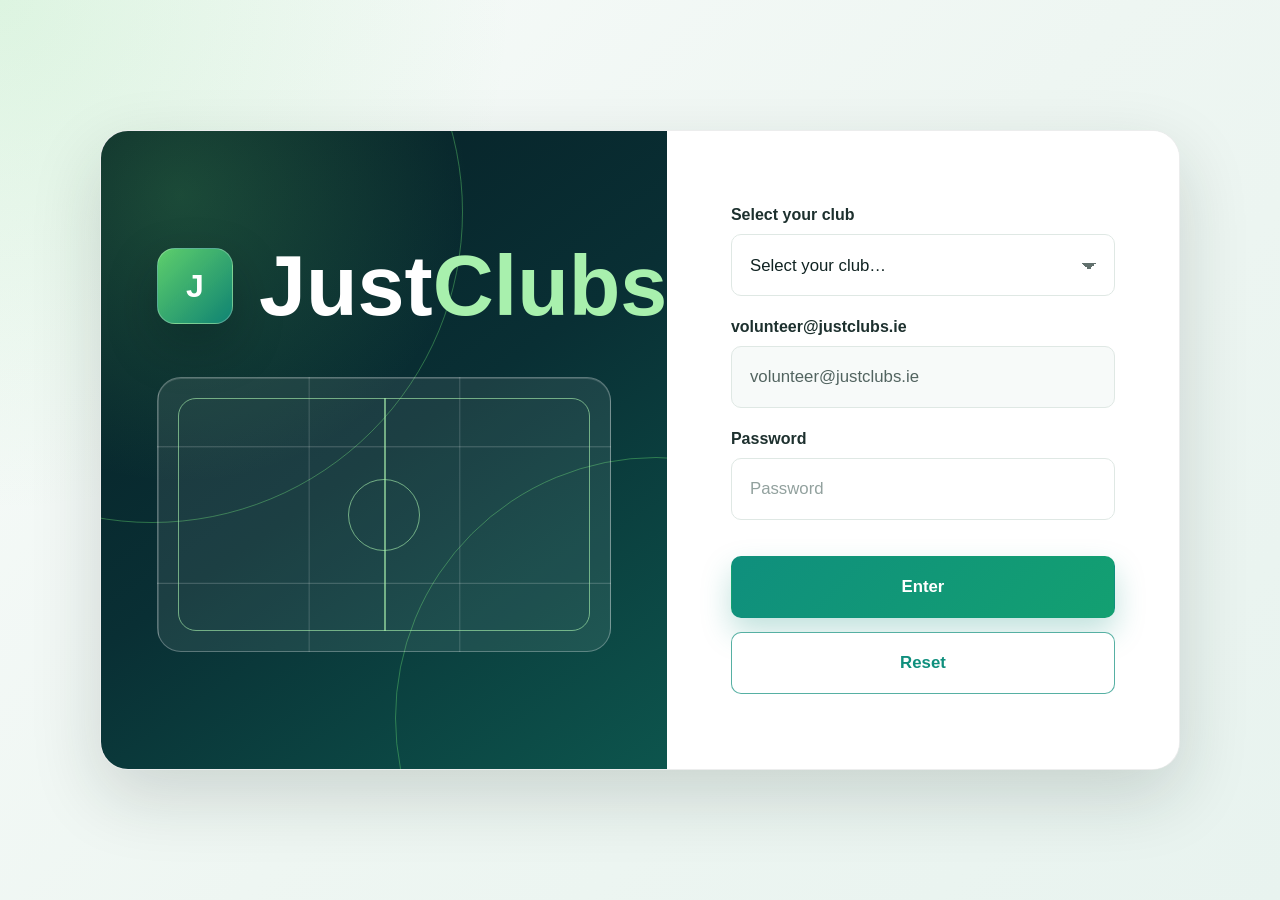
<file: index.html>
<!DOCTYPE html>
<html lang="en">
<head>
  <meta charset="UTF-8">
  <meta name="viewport" content="width=device-width, initial-scale=1.0">
  <title>JustClubs Court</title>

  <link rel="stylesheet" href="styles.css">
  <script src="index.js" defer></script>
</head>
<body class="front-screen">
  <main class="welcome-shell" aria-labelledby="page-title">
    <section class="brand-panel" aria-label="JustClubs overview">
      <div class="brand-lockup">
        <div class="brand-mark" aria-hidden="true"><span>J</span></div>
        <h1 id="page-title" class="logo-gradient">Just<span class="clubs-gradient">Clubs</span></h1>
      </div>

      <div class="court-graphic" aria-hidden="true">
        <span class="court-line line-one"></span>
        <span class="court-line line-two"></span>
        <span class="court-line line-three"></span>
      </div>
    </section>

    <section class="login-panel" aria-label="Club sign in">
      <form id="clubForm" class="profile-form">
        <label class="field-group" for="clubSelect">
          <span>Select your club</span>
          <select id="clubSelect" class="profile-input" required>
            <option value="" disabled selected>Loading club list...</option>
          </select>
        </label>

        <label class="field-group" for="username">
          <span>volunteer@justclubs.ie</span>
          <input
            type="email"
            id="username"
            value="volunteer@justclubs.ie"
            readonly
            class="profile-input"
            autocomplete="username"
          >
        </label>

        <label class="field-group" for="password">
          <span>Password</span>
          <input
            type="password"
            id="password"
            placeholder="Password"
            required
            class="profile-input"
            autocomplete="current-password"
          >
        </label>

        <div class="button-row">
          <button type="submit" class="welcome-btn primary-action">Enter</button>
          <button type="button" id="resetBtn" class="welcome-btn secondary-action">Reset</button>
        </div>
      </form>
    </section>
  </main>
</body>
</html>
</file>
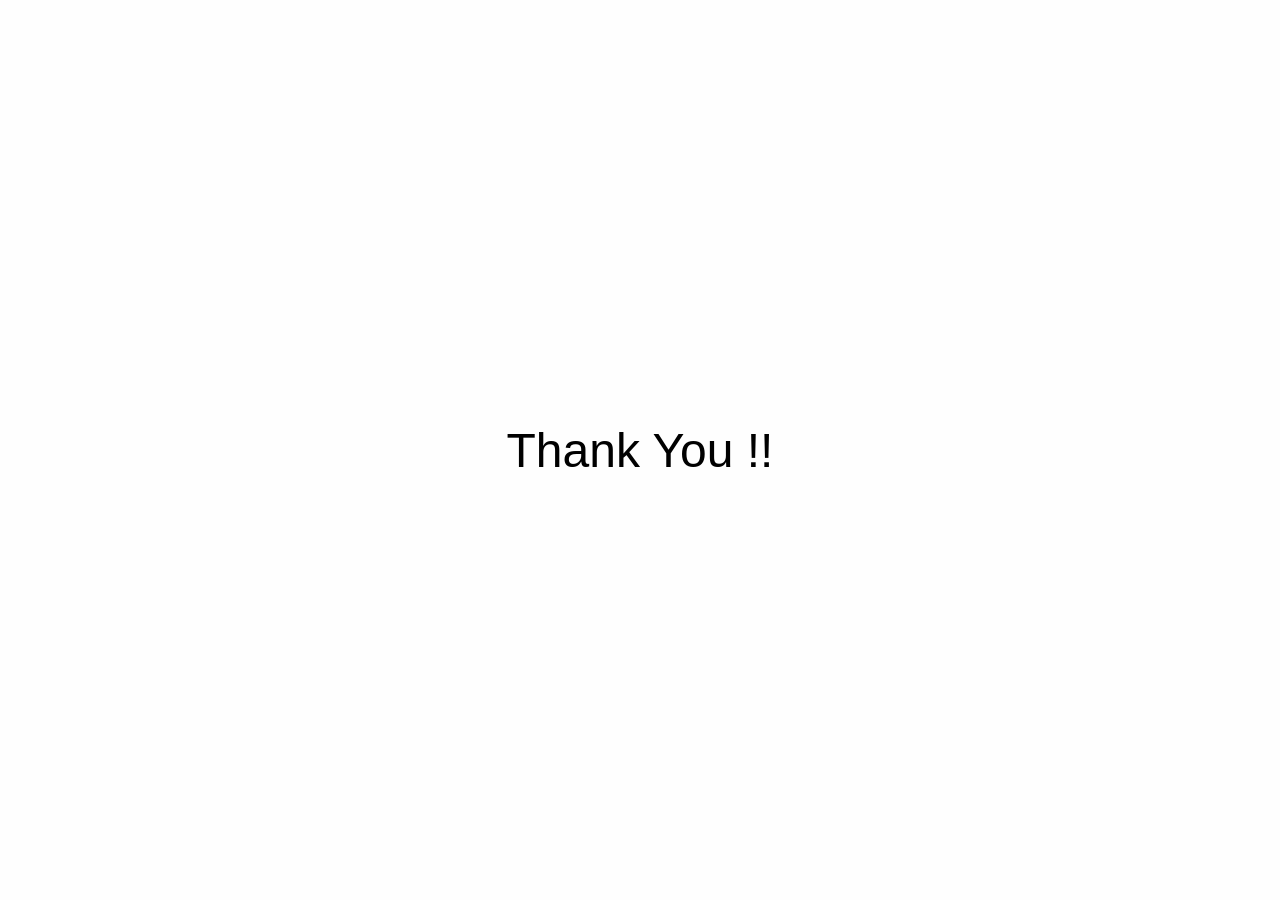
<file: celebrations.html>
<!DOCTYPE html>
<html lang="en">
<head>
    <meta charset="UTF-8">
    <meta name="viewport" content="width=device-width, initial-scale=1.0">
    <title>Thank You Page</title>
    <style>
        body {
            background-color: #FEFEFE;
            margin: 0;
            display: flex;
            align-items: center;
            justify-content: center;
            height: 100vh;
            font-family: sans-serif;
            color: black;
        }

        #message {
            font-size: 3em;
            text-align: center;
        }
    </style>
</head>
<body>
    <div id="message">Thank You !!</div>

    <script>
        function playBeep() {
            try {
                const audioContext = new (window.AudioContext || window.webkitAudioContext)();
                const oscillator = audioContext.createOscillator();
                const gainNode = audioContext.createGain();
                
                oscillator.connect(gainNode);
                gainNode.connect(audioContext.destination);
                
                oscillator.frequency.value = 800;
                oscillator.type = 'sine';
                
                gainNode.gain.setValueAtTime(0.3, audioContext.currentTime);
                gainNode.gain.exponentialRampToValueAtTime(0.01, audioContext.currentTime + 0.2);
                
                oscillator.start();
                oscillator.stop(audioContext.currentTime + 0.2);
                
                console.log('Beep attempted');
            } catch (error) {
                console.log('Beep failed:', error);
            }
        }

        window.addEventListener('load', function() {
            console.log('Starting beeps...');
            
            // Beep every 500ms for 1 minute
            const interval = setInterval(playBeep, 500);
            
            // Stop after 1 minute
            setTimeout(() => {
                clearInterval(interval);
                console.log('Beeps stopped');
            }, 60000);
        });
    </script>
</body>
</html>
</file>
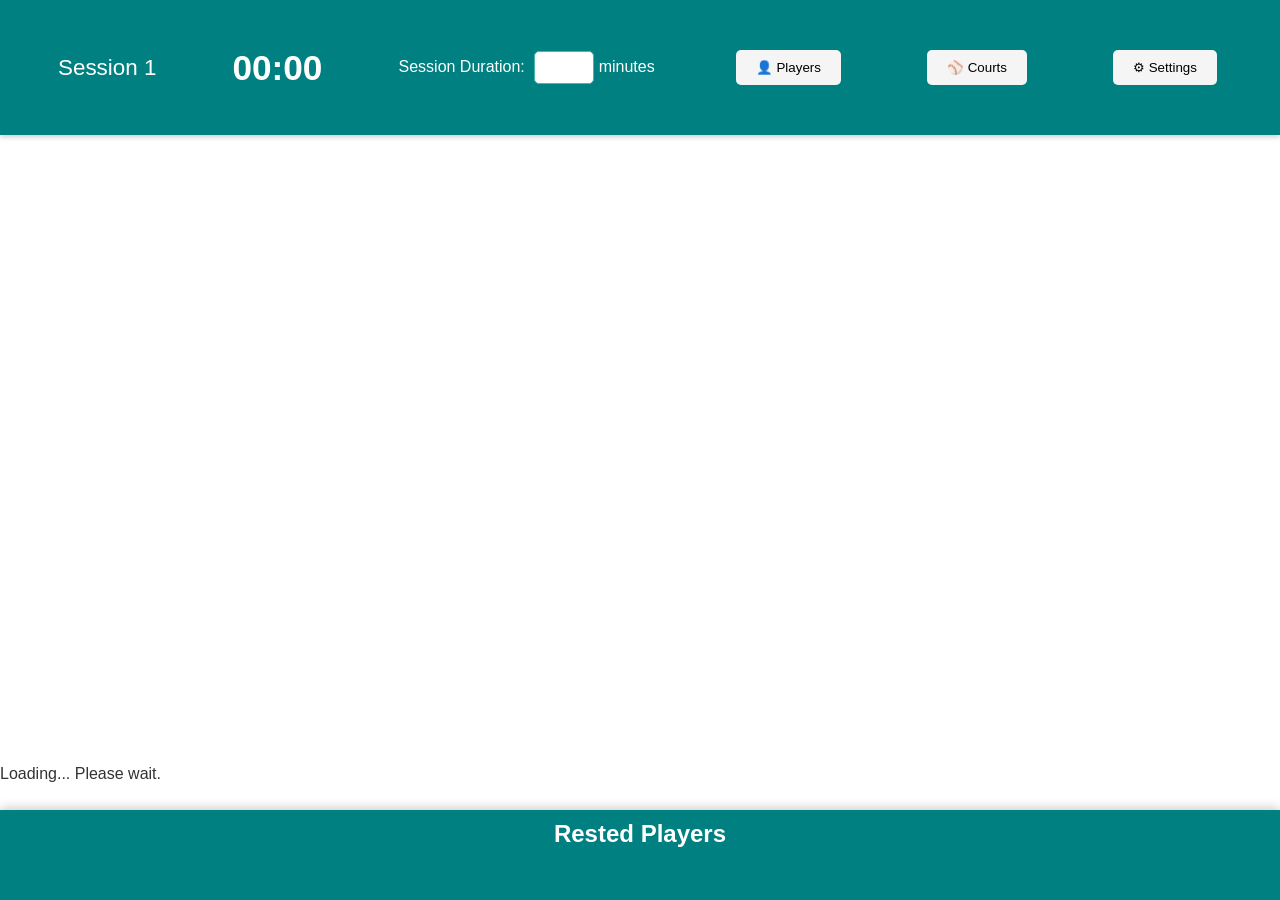
<file: DynamicCourts.html>
<!DOCTYPE html>
<!-- DynamicCourts.html version15 -->
<html lang="en">
<head>
    <meta charset="UTF-8">
    <meta name="viewport" content="width=device-width, initial-scale=1.0, maximum-scale=1.0, user-scalable=no">
    <title>Court Session Manager</title>
    <link rel="stylesheet" href="DynamicCourts.css">
    <link rel="stylesheet" href="MidSessionSelectedPlayers.css">
    <style>
        .modal {
            display: none;
            position: fixed;
            z-index: 1;
            left: 0;
            top: 0;
            width: 100%;
            height: 100%;
            background-color: rgba(0,0,0,0.4);
        }
        .modal-content {
            position: relative;
            background-color: #fefefe;
            margin: 10%;
            padding: 5px;
            width: 80%;
            animation-name: animatetop;
            animation-duration: 0.4s;
        }
        @keyframes animatetop {
            from {top: -300px; opacity: 0}
            to {top: 0; opacity: 1}
        }
        .close {
            position: absolute;
            right: 36px;
            top: 0;
            color: #fff;
            font-size: 52px;
            cursor: pointer;
        }
    </style>
</head>
<body>
    <div id="header">
        <div id="session-number">Session 1</div>
        <div id="timer">00:00</div>
        <div>
            Session Duration: <input type="number" id="duration-input"> minutes
        </div>

        <!-- Players Button -->
        <div style="position: relative;">
            <button class="header-btn" id="players-icon">&#128100; Players</button>
        </div>

        <!-- Courts Button -->
        <div style="position: relative;">
            <button class="header-btn" id="courts-icon">⚾ Courts</button>
        </div>

        <!-- Settings Dropdown -->
        <div style="position: relative;">
            <button class="header-btn" id="setting-icon">&#9881; Settings</button>
            <div id="setting-buttons" class="settings-dropdown">
                <button class="header-btn" id="pause-btn">Pause</button>
                <button class="header-btn" id="reshuffle-btn">Reshuffle</button>
                <button class="header-btn" id="next-btn">Next</button>
                <button class="header-btn" id="FreshStart-btn">FreshStart</button>
            </div>
        </div>
    </div>

    <div id="content"></div>
    <div id="rested-players">
        <h3>Rested Players</h3>
        <div class="players-container"></div>
    </div>

    <!-- Players Modal -->
    <div id="playerModal" class="modal player-selection-modal">
        <div class="modal-content teal-bg">
            <span class="close player-close">&times;</span>
            <div class="center-content">
                <div class="search-container">
                    <button id="voteFilterBtn" class="vote-toggle-btn">Voted for Today</button>
                    <input type="text" id="searchBar" placeholder="Search players...">
                </div>
                <div class="division-container">
                    <span class="division-label">Division:</span>
                
                    <!-- 13 toggle pills -->
                    <button class="div-toggle-btn" data-div="1">1</button>
                    <button class="div-toggle-btn" data-div="2">2</button>
                    <button class="div-toggle-btn" data-div="3">3</button>
                    <button class="div-toggle-btn" data-div="4">4</button>
                    <button class="div-toggle-btn" data-div="5">5</button>
                    <button class="div-toggle-btn" data-div="6">6</button>
                    <button class="div-toggle-btn" data-div="7">7</button>
                    <button class="div-toggle-btn" data-div="8">8</button>
                    <button class="div-toggle-btn" data-div="9">9</button>
                    <button class="div-toggle-btn" data-div="10">10</button>
                    <button class="div-toggle-btn" data-div="11">11</button>
                    <button class="div-toggle-btn" data-div="12">12</button>
                    <button class="div-toggle-btn" data-div="13">13</button>
                </div>
                <div id="playerList" class="responsive-grid"></div>
            </div>
            <div id="alphabetScrollBar"></div>
        </div>
    </div>

    <!-- Courts Modal -->
    <div id="courtModal" class="modal">
        <div class="modal-content" style="height: 80vh; width: 90vw;">
            <span class="close court-close">&times;</span>
            <iframe id="courtConfigFrame" src="MidSessionPlayDayConfig.html" 
                    style="width: 100%; height: 100%; border: none;"></iframe>
        </div>
    </div>

    <div id="loading-indicator" style="display: none;">Loading... Please wait.</div>

    <script src="DynamicCourts.js"></script>
    <script src="MidSessionSelectedPlayers.js"></script>
         <script>
                 // MINIMAL DEFENSIVE INITIALIZATION
                 document.addEventListener('DOMContentLoaded', function() {
                     const playerModal = document.getElementById('playerModal');
                     if (playerModal) {
                         // Just ensure it's hidden, don't block pointer events
                         playerModal.style.display = 'none';
                         playerModal.style.opacity = 0;
                     }
                 });
                 // Safely get elements
                 const playerModal = document.getElementById('playerModal');
                 const courtModal = document.getElementById('courtModal');
                 const playerClose = document.querySelector('#playerModal .player-close');
                 const courtClose = document.querySelector('#courtModal .court-close');
                 const settingIcon = document.getElementById('setting-icon');
                 const settingButtons = document.getElementById('setting-buttons');
         
                 // Settings Dropdown Handling
                 settingIcon.addEventListener('click', function(event) {
                     event.stopPropagation(); // Prevent event from bubbling up
                     const isVisible = settingButtons.style.display === 'block';
                     settingButtons.style.display = isVisible ? 'none' : 'block';
                 });
         
                 // Close settings dropdown when clicking anywhere on the screen
                 document.addEventListener('click', function(event) {
                     // Check if click is outside settings dropdown and button
                     if (!settingIcon.contains(event.target) && !settingButtons.contains(event.target)) {
                         settingButtons.style.display = 'none';
                     }
                 });
         
                 // Robust close function that blocks event bubbling
                 function closePlayerModal(event) {
                     if (event) {
                         event.stopPropagation();
                         event.preventDefault();
                     }
                     playerModal.style.display = 'none';
                     playerModal.style.opacity = 0;
                     console.log('[PLAYERS] Modal closed');
                     if (typeof updateRestedPlayersOnModalClose === 'function') {
                         updateRestedPlayersOnModalClose();
                     }
                 }
           
                 // Players Modal Handling - CORRECTED
                 document.getElementById('players-icon').addEventListener('click', () => {
                     playerModal.style.display = "block";  // ✅ CORRECT: Show the modal
                     setTimeout(() => playerModal.style.opacity = 1, 10);
                 });
         
                 if(playerClose) {
                     playerClose.onclick = closePlayerModal;  // ✅ CORRECT: Close the modal
                 }
         
                 // Prevent modal-content clicks from closing modal
                 const playerModalContent = document.querySelector('#playerModal .modal-content');
                 if (playerModalContent) {
                     playerModalContent.onclick = function(event) {
                         event.stopPropagation();
                     };
                 }
         
                 // Player Modal backdrop click handling
                 playerModal.onclick = function(event) {
                     if (event.target === playerModal) {
                         closePlayerModal(event);
                     }
                 };
         
                 // Courts Modal Handling
                 document.getElementById('courts-icon').addEventListener('click', () => {
                     courtModal.style.display = "flex";
                     //document.getElementById('courtConfigFrame').contentWindow.location.reload();
                 });
         
                 if(courtClose) {
                    courtClose.onclick = () => {
                         courtModal.style.display = "none";
                         console.log('[COURTS] Modal closed via X button');
         
                         // Delay the check for 'PlayDayConfig:winreload'
                         setTimeout(() => {
                            const config = JSON.parse(localStorage.getItem('PlayDayConfig'));
                            if (config && config.winreload === 1) {
                              config.winreload = 0;
                              localStorage.setItem('PlayDayConfig', JSON.stringify(config));
                              window.location.reload();
                            }
                         }, 200); // 200ms delay
                     };
                 }
         
                 // Background Click Handling - Only for Court Modal now
                 window.onclick = function(event) {
                     if(event.target === courtModal) {
                         courtModal.style.display = "none";
                         console.log('[COURTS] Modal closed via background');
                          // Delay the check for 'PlayDayConfig:winreload'
                         setTimeout(() => {
                            const config = JSON.parse(localStorage.getItem('PlayDayConfig'));
                            if (config && config.winreload === 1) {
                              config.winreload = 0;
                              localStorage.setItem('PlayDayConfig', JSON.stringify(config));
                              window.location.reload();
                            }
                         }, 200); // 200ms delay
                     }
                 };
         
                 // Reset PlayDayConfig:winreload to 0 after reload (ensure it only runs once)
                 if (localStorage.getItem('PlayDayConfig:winreload') === '1') {
                     localStorage.setItem('PlayDayConfig:winreload', '0');
                     console.log("PlayDayConfig:winreload reset to 0 after reload.");
                 }
         
         </script>
</body>
</html>
</file>
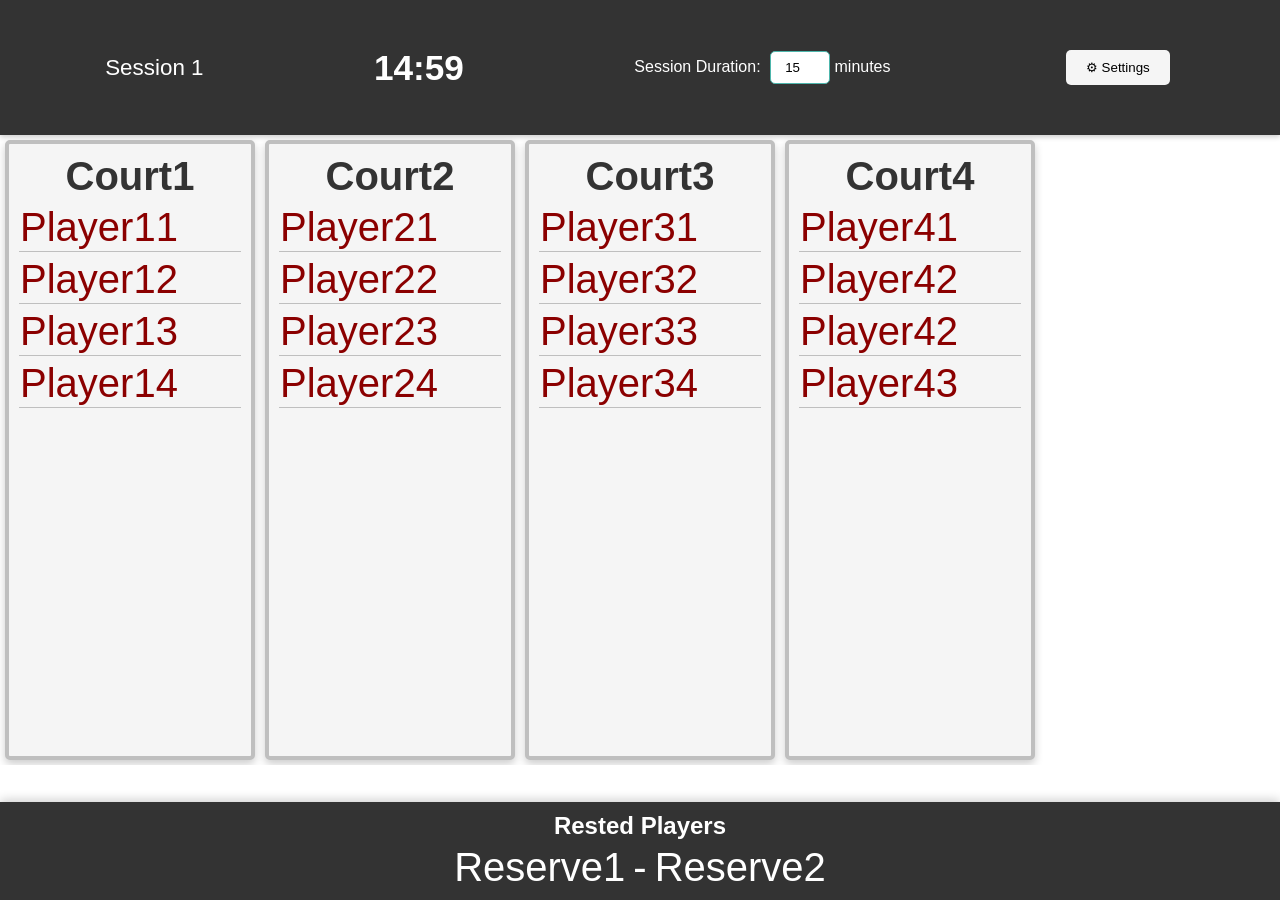
<file: FixedCourts.html>
<!DOCTYPE html>
<html lang="en">

<head>
    <meta charset="UTF-8">
    <meta name="viewport" content="width=device-width, initial-scale=1.0, maximum-scale=1.0, user-scalable=no">
    <title>Court Session Manager</title>
    <style>
        /* General Styles */
        * {
            margin: 0;
            padding: 0;
            box-sizing: border-box;
        }

        body {
            background-color: #ffffff;
            /* Light teal white */
            height: 100vh;
            display: flex;
            flex-direction: column;
            font-family: 'Segoe UI', Tahoma, Geneva, Verdana, sans-serif;
            color: #333;
            overflow: hidden;
        }

        /* Header Styles */
        #header {
            height: 15vh;
            background-color: #333333;
            /* Teal Header */
            display: flex;
            justify-content: space-around;
            align-items: center;
            padding: 0 20px;
            box-shadow: 0 2px 5px rgba(0, 0, 0, 0.2);
            /* Darker shadow for contrast */
            color: white;
            /* White text for header */
        }

        #header>div {
            text-align: center;
        }

        .header-btn {
            padding: 10px 20px;
            background-color: #F5F5F5;
            /* A lighter shade of teal */
            color: black;
            border: none;
            border-radius: 5px;
            cursor: pointer;
            margin: 0 5px;
            transition: background-color 0.3s ease;
        }

        .header-btn:hover {
            background-color: #333333;
            /* Darker shade on hover */
        }

        /* Content Styles */
        #content {
            height: 70vh;
            padding: 5px;
            display: flex;
            /* Changed to flexbox for single row */
            flex-direction: row;
            /* Display court boxes in a row */
            overflow-x: auto;
            /* Enable horizontal scrolling */
            overflow-y: hidden;
            /* Hide vertical scrollbar */
            white-space: nowrap;
            /* Prevent court boxes from wrapping */
        }

        .court-box {
            background-color: #F5F5F5;
            /* Light teal for court boxes */
            padding: 10px;
            border-radius: 5px;
            min-width: 250px;
            /* Ensure each box has a minimum width */
            min-height: 160px;
            box-shadow: 0 4px 8px rgba(0, 0, 0, 0.2);
            /* Darker shadow for depth */
            border: 4px solid #BFBFBF;
            /* Teal border */
            transition: transform 0.2s ease;
            color: #000;
            /* Light text */
            margin-right: 10px;
            /* Add spacing between court boxes */
            display: inline-block;
            /* Ensure they stay in a row */
            vertical-align: top;
            /* Align items to the top */
            text-align: center;
        }

        .court-box:hover {
            transform: translateY(-5px);
            /* Increased lift on hover */
        }

        .court-box h3 {
            font-size: 2.5em;
            margin-bottom: 5px;
            color: #333333;
            /* Dark teal for titles */
        }

        .player-name {
            margin: 4px 0;
            padding: 1.0px;
            font-size: 2.5em;
            text-align: left;
            border-bottom: 1px solid #BFBFBF;
            /* Lighter teal for player names */
            display: block;
            /* Ensure each player name is on a new line */
        }

        /* Rested Players Styles */
        #rested-players {
            background-color: #333333;
            /* Teal for rested players section */
            padding: 10px 15px;
            box-shadow: 0 -2px 10px rgba(0, 0, 0, 0.2);
            /* Increased shadow */
            position: fixed;
            bottom: 0;
            left: 0;
            right: 0;
            min-height: 10vh;
            max-height: 30vh;
            overflow-y: auto;
            display: flex;
            flex-direction: column;
            align-items: center;
            justify-content: flex-start;
            /* Aligned to start */
            color: white;
            /* Light text */
        }

        #rested-players h3 {
            color: #fff;
            font-size: 1.5em;
            margin-bottom: 5px;
            text-align: center;
        }

        .players-container {
            display: flex;
            flex-wrap: wrap;
            gap: 8px;
            align-items: center;
            justify-content: center;
        }

        .rested-player {
            padding: 3;
            /* Modified: removed padding */
            white-space: nowrap;
            overflow: wrap;
            text-overflow: ellipsis;
            max-width: 400px;
            color: #fff;
            /* Light text */
            font-size: 2.5em;
            /* Increased font size by 50% (1em * 1.5 = 1.5em) */
        }

        /* Timer and Input Styles */
        #timer {
            color: white;
            font-size: 2.2em;
            font-weight: 600;
        }

        #session-number {
            color: white;
            font-size: 1.4em;
            font-weight: 500;
        }

        #duration-input {
            width: 60px;
            padding: 8px;
            border-radius: 5px;
            border: 1px solid #4db6ac;
            /* Teal border */
            text-align: center;
            margin-left: 5px;
        }

        /* Styles for player name colors */
        .player-name.color-dark-blue {
            color: darkblue;
        }

        .player-name.color-black {
            color: black;
        }

        .player-name.color-dark-red {
            color: darkred;
        }

        .player-name.color-orange {
            color: orange;
        }

        .player-name.color-dark-orange {
            color: orange;
        }

        .player-name.color-dark-green {
            color: darkgreen;
        }

        /* Settings Dropdown Styles */
        .settings-dropdown {
            display: none;
            position: absolute;
            background-color: #333333;
            /* Light background for the dropdown */
            min-width: 160px;
            box-shadow: 0px 8px 16px 0px rgba(0, 0, 0, 0.2);
            z-index: 1;
            right: 0;
            /* Position dropdown to the right */
            flex-direction: column;
            /* Stack buttons vertically */
            padding: 0.5em;
            border-radius: 0.3125em;
        }

        .settings-dropdown button {
            display: block;
            /* Make buttons fill the width of the dropdown */
            width: 100%;
            text-align: left;
            margin: 0.25em 0;
        }

        /* Show the dropdown when the settings container has class of show */
        .settings-dropdown.show {
            display: flex;
        }

        .player-separator {
            color: white;
            font-size: 2.5em;
        }
    </style>
</head>

<body>
    <div id="header">
        <div id="session-number">Session 1</div>
        <div id="timer">00:00</div>
        <div>
            Session Duration: <input type="number" id="duration-input"> minutes
        </div>

        <!-- Settings Icon and Dropdown -->
        <div style="position: relative;">
            <button class="header-btn" id="setting-icon">&#9881; Settings</button>
            <div id="setting-buttons" class="settings-dropdown">
                <button class="header-btn" id="pause-btn">Pause</button>
                <button class="header-btn" id="reset-btn">Reset</button>
                <button class="header-btn" id="next-btn">Next</button>
                <button class="header-btn" id="prev-btn">Prev</button>
                <button class="header-btn">Config</button>
                <button class="header-btn">Help</button>
                <button class="header-btn">Info</button>
            </div>
        </div>
    </div>

    <div id="content"></div>

    <div id="rested-players">
        <h3>Rested Players</h3>
        <div class="players-container"></div>
    </div>

    <script>
        let currentSession = 1;
        let timerInterval;
        let totalSeconds;
        let sessionDuration;
        let isPaused = false;

        function initialize() {
            // Keep screen on
            if ('wakeLock' in navigator) {
                navigator.wakeLock.request('screen')
                    .then(lock => {
                        console.log('Screen wake lock acquired:', lock);
                    })
                    .catch(err => console.error('Failed to acquire wake lock:', err));
            } else {
                console.warn('Screen wake lock is unavailable in this browser.');
            }

            // Fullscreen
            if (document.documentElement.requestFullscreen) {
                document.documentElement.requestFullscreen();
            } else if (document.documentElement.mozRequestFullScreen) {
                /* Firefox */
                document.documentElement.mozRequestFullScreen();
            } else if (document.documentElement.webkitRequestFullscreen) {
                /* Chrome, Safari and Opera */
                document.documentElement.webkitRequestFullscreen();
            } else if (document.documentElement.msRequestFullscreen) {
                /* IE/Edge */
                document.documentElement.msRequestFullscreen();
            }

            // Hide address bar
            window.scrollTo(0, 1);
            screen.orientation.lock("landscape");
            initializeLocalStorage();
            loadSession(currentSession);
            startCountdown();
            setInterval(fiveMinuteBeep, 300000);

            const durationInput = document.getElementById('duration-input');
            const config = JSON.parse(localStorage.getItem('PlayDayConfig'));
            durationInput.value = config.sduration;

            durationInput.addEventListener('change', function () {
                const newDuration = parseInt(this.value);
                if (!isNaN(newDuration) && newDuration > 0) {
                    updateSessionDuration(newDuration);
                } else {
                    alert('Please enter a valid duration in minutes.');
                    this.value = config.sduration;
                }
            });

            // Event listeners for main buttons
            document.getElementById('next-btn').addEventListener('click', goToNextSession);
            document.getElementById('prev-btn').addEventListener('click', goToPreviousSession);
            document.getElementById('reset-btn').addEventListener('click', resetSession);

            // Event listener for pause button
            const pauseBtn = document.getElementById('pause-btn');
            pauseBtn.addEventListener('click', togglePause);

            // Event listener for setting icon
            const settingIcon = document.getElementById('setting-icon');
            settingIcon.addEventListener('click', toggleSettingButtons);

            // Double click event to toggle fullscreen
            document.documentElement.addEventListener('dblclick', toggleFullScreen);
        }

        function initializeLocalStorage() {
            if (!localStorage.getItem('PlayDayConfig')) {
                const defaultConfig = {
                    nsession: 3,
                    sduration: 45,
                    courts: ["Court1", "Court2", "Court3", "Court4", "Court5", "Court6"]
                };
                localStorage.setItem('PlayDayConfig', JSON.stringify(defaultConfig));
            }

            if (!localStorage.getItem('Session_1')) {
                const defaultPlayers = [
                    ["Player11", "Player12", "Player13", "Player14"],
                    ["Player21", "Player22", "Player23", "Player24"],
                    ["Player31", "Player32", "Player33", "Player34"],
                    ["Player41", "Player42", "Player42", "Player43"],
                    ["Player1", "Player2", "Player3", "Player4"],
                    ["Player5", "Player6", "Player7", "Player8"]
                ];
                localStorage.setItem('Session_1', JSON.stringify(defaultPlayers));
                localStorage.setItem('Session_1_RestedPlayers', JSON.stringify(["Reserve1", "Reserve2"]));
            }
        }

        function loadSession(sessionNumber) {
            const config = JSON.parse(localStorage.getItem('PlayDayConfig'));
            const sessionData = JSON.parse(localStorage.getItem(`Session_${sessionNumber}`) || '[]');
            const restedPlayers = JSON.parse(localStorage.getItem(`Session_${sessionNumber}_RestedPlayers`) || '[]');

            const courts = config.courts.map((courtName, index) => ({
                courtname: courtName,
                players: sessionData[index] || []
            }));

            renderCourts(courts);
            renderRestedPlayers(restedPlayers);

            sessionDuration = config.sduration * 60;
            totalSeconds = sessionDuration;
            updateTimerDisplay();

            document.getElementById('session-number').textContent = `Session ${sessionNumber}`;
        }

        function renderCourts(courts) {
            const content = document.getElementById('content');
            content.innerHTML = '';

            courts.forEach(court => {
                const courtBox = document.createElement('div');
                courtBox.className = 'court-box';
                courtBox.innerHTML = `<h3>${court.courtname}</h3>`;

                // Alphabetically sort players within the court
                court.players.sort();

                court.players.forEach(player => {
                    const playerElement = document.createElement('div');
                    playerElement.className = 'player-name';

                    // Determine color based on first letter
                    const firstLetter = player.charAt(0).toUpperCase();
                    let colorClass = '';

                    if (firstLetter >= 'A' && firstLetter <= 'F') {
                        colorClass = 'color-dark-blue';
                    } else if (firstLetter >= 'G' && firstLetter <= 'L') {
                        colorClass = 'color-black';
                    } else if (firstLetter >= 'M' && firstLetter <= 'S') {
                        colorClass = 'color-dark-red';
                    } else if (firstLetter >= 'T' && firstLetter <= 'Z') {
                        colorClass = 'color-dark-orange';
                    }

                    playerElement.classList.add(colorClass);
                    playerElement.textContent = player;
                    courtBox.appendChild(playerElement);
                });

                content.appendChild(courtBox);
            });
        }

        function renderRestedPlayers(players) {
            const container = document.querySelector('.players-container');
            container.innerHTML = '';

            // Alphabetically sort rested players
            players.sort();

            players.forEach((player, index) => {
                const element = document.createElement('div');
                element.className = 'rested-player';

                // Determine color based on first letter
                const firstLetter = player.charAt(0).toUpperCase();
                let colorClass = '';

                if (firstLetter >= 'A' && firstLetter <= 'F') {
                    colorClass = 'color-dark-blue';
                } else if (firstLetter >= 'G' && firstLetter <= 'L') {
                    colorClass = 'color-black';
                } else if (firstLetter >= 'M' && firstLetter <= 'S') {
                    colorClass = 'color-dark-red';
                } else if (firstLetter >= 'T' && firstLetter <= 'Z') {
                    colorClass = 'color-dark-orange';
                }

                element.classList.add(colorClass);
                element.textContent = player;
                container.appendChild(element);

                // Add separator if not the last player
                if (index < players.length - 1) {
                    const separator = document.createElement('span');
                    separator.className = 'player-separator';
                    separator.textContent = ' - ';
                    container.appendChild(separator);
                }
            });
        }

        function startCountdown() {
            clearInterval(timerInterval);
            timerInterval = setInterval(() => {
                if (!isPaused) {
                    totalSeconds--;
                    updateTimerDisplay();

                    if (totalSeconds <= 0) {
                        handleSessionEnd();
                    }
                }
            }, 1000);
        }

        function updateTimerDisplay() {
            const minutes = Math.floor(totalSeconds / 60);
            const seconds = totalSeconds % 60;
            document.getElementById('timer').textContent =
                `${String(minutes).padStart(2, '0')}:${String(seconds).padStart(2, '0')}`;
        }

        function handleSessionEnd() {
            console.log("Session end reached!");
            playBeeps(1000);
            currentSession++;

            const config = JSON.parse(localStorage.getItem('PlayDayConfig'));
            if (currentSession > config.nsession) {
                // Redirect to celebrations.html instead of showing an alert
                playBeeps(1000);
                // setTimeout(actionB, 10000);
                window.location.href = 'celebrations.html';
                clearInterval(timerInterval);
                return;
            }

            loadSession(currentSession);
            startCountdown();
        }

        function playBeeps(duration) {
            for (let i = 0; i < 10; i++) {
                setTimeout(() => {
                    playBeep(200);
                }, i * 300);
            }
        }

        function playBeep(duration) {
            const audioContext = new (window.AudioContext || window.webkitAudioContext)();
            const oscillator = audioContext.createOscillator();
            const gainNode = audioContext.createGain();
            oscillator.connect(gainNode);
            gainNode.connect(audioContext.destination);
            oscillator.type = 'sine';
            oscillator.frequency.value = 800;
            gainNode.gain.setValueAtTime(0, audioContext.currentTime);
            gainNode.gain.linearRampToValueAtTime(1, audioContext.currentTime + 0.1);
            gainNode.gain.setValueAtTime(1, audioContext.currentTime + duration / 1000 - 0.1);
            gainNode.gain.linearRampToValueAtTime(0, audioContext.currentTime + duration / 1000);
            oscillator.start(audioContext.currentTime);
            const stopTime = audioContext.currentTime + duration / 1000;
            oscillator.stop(stopTime);
        }

        function fiveMinuteBeep() {
            playBeep(200);
        }

        function updateSessionDuration(newDuration) {
            const config = JSON.parse(localStorage.getItem('PlayDayConfig'));
            config.sduration = newDuration;
            localStorage.setItem('PlayDayConfig', JSON.stringify(config));

            loadSession(currentSession);
            startCountdown();
        }

        function goToNextSession() {
            const config = JSON.parse(localStorage.getItem('PlayDayConfig'));
            if (currentSession < config.nsession) {
                currentSession++;
                loadSession(currentSession);
                startCountdown();
            }
        }

        function goToPreviousSession() {
            if (currentSession > 1) {
                currentSession--;
                loadSession(currentSession);
                startCountdown();
            }
        }

        function resetSession() {
            loadSession(currentSession);
            startCountdown();
        }

        // Function to toggle pause/resume
        function togglePause() {
            isPaused = !isPaused;
            const pauseBtn = document.getElementById('pause-btn');
            pauseBtn.textContent = isPaused ? 'Resume' : 'Pause';
        }

        // Function to toggle visibility of setting buttons
        function toggleSettingButtons() {
            const settingButtons = document.getElementById('setting-buttons');
            settingButtons.classList.toggle('show');
        }

        // Function to toggle fullscreen
        function toggleFullScreen() {
            if (!document.fullscreenElement && // alternative standard method
                !document.mozFullScreenElement && !document.webkitFullscreenElement && !document.msFullscreenElement) { // current working methods
                if (document.documentElement.requestFullscreen) {
                    document.documentElement.requestFullscreen();
                } else if (document.documentElement.msRequestFullscreen) {
                    document.documentElement.msRequestFullscreen();
                } else if (document.documentElement.mozRequestFullScreen) {
                    document.documentElement.mozRequestFullScreen();
                } else if (document.documentElement.webkitRequestFullscreen) {
                    document.documentElement.webkitRequestFullscreen(Element.ALLOW_KEYBOARD_INPUT);
                }
            } else {
                if (document.exitFullscreen) {
                    document.exitFullscreen();
                } else if (document.msExitFullscreen) {
                    document.msExitFullscreen();
                } else if (document.mozCancelFullScreen) {
                    document.mozCancelFullScreen();
                } else if (document.webkitExitFullscreen) {
                    document.webkitExitFullscreen();
                }
            }
        }

        window.onload = initialize;
    </script>
</body>

</html>
</file>
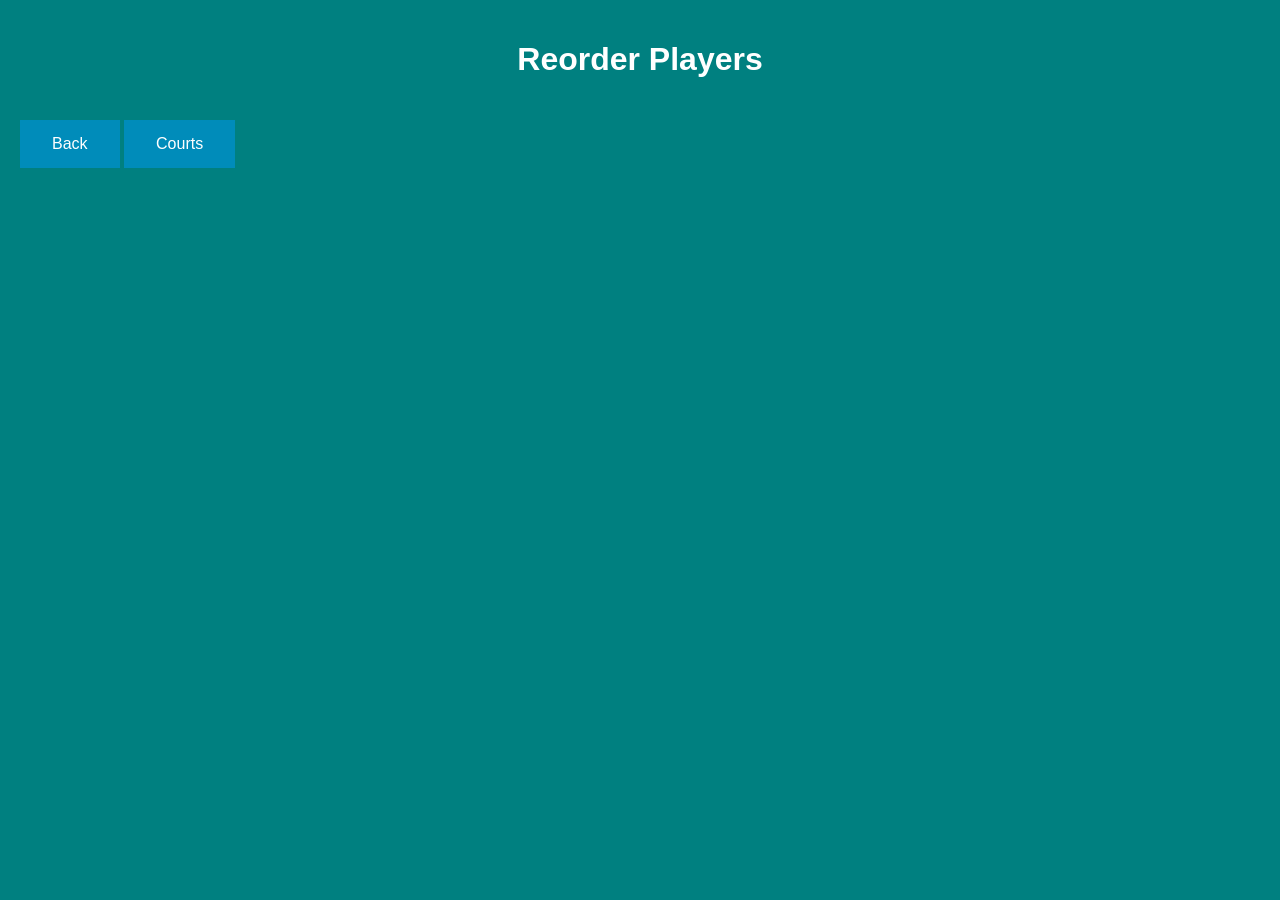
<file: ListPlayers.html>
<!DOCTYPE html>
<html lang="en">
<head>
    <meta charset="UTF-8">
    <meta name="viewport" content="width=device-width, initial-scale=1.0">
    <title>Reorder Players</title>
    <style>
        body {
            font-family: Arial, sans-serif;
            background-color: teal;
            color: white;
            margin: 0;
            padding: 20px;
        }
        h1 {
            text-align: center;
        }
        #playerList {
            display: flex;
            flex-direction: column;
            gap: 10px;
        }
        .player-row {
            display: flex;
            align-items: center;
            justify-content: space-between;
            padding: 10px;
            border: 1px solid #fff;
            background-color: rgba(255, 255, 255, 0.1);
            cursor: pointer; /* Indicate that the row is clickable */
        }
        .player-name {
            flex-grow: 1;
        }
        .player-number {
            display: inline-block;
            width: 30px;
            height: 30px;
            background-color: yellow;
            color: black;
            text-align: center;
            border-radius: 50%;
            margin-left: 10px;
        }
        button {
            background-color: #008CBA;
            border: none;
            color: white;
            padding: 15px 32px;
            text-align: center;
            text-decoration: none;
            display: inline-block;
            font-size: 16px;
            margin-top: 20px;
            cursor: pointer;
        }
    </style>
</head>
<body>
    <h1>Reorder Players</h1>
    <div id="playerList"></div>

    <div>
        <button id="backButton">Back</button>
        <button id="allotCourtsButton">Courts</button>
    </div>

    <script src="ListPlayers.js"></script>
</body>
</html>
</file>
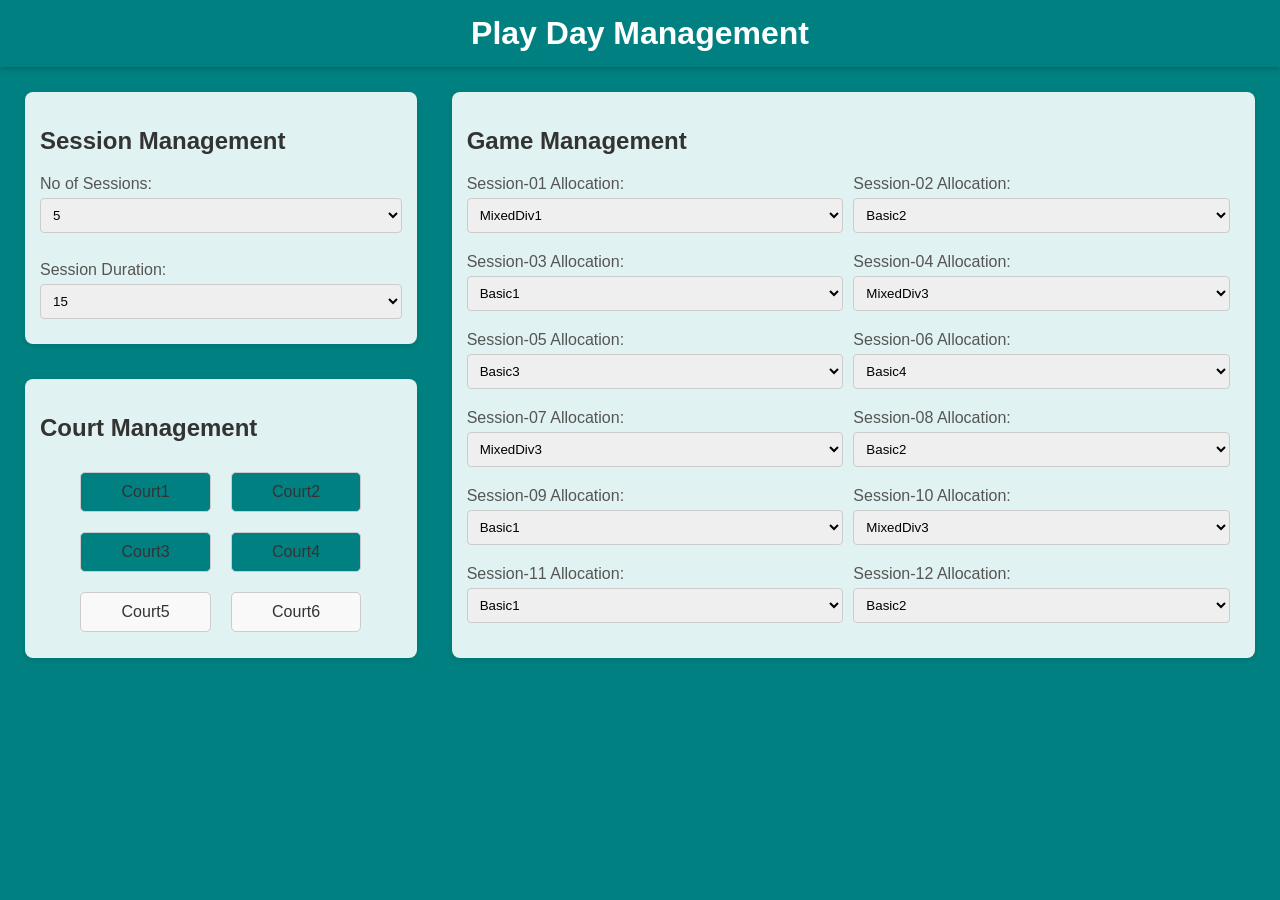
<file: MidSessionPlayDayConfig.html>
<!DOCTYPE html>
<html lang="en">
<head>
    <meta charset="UTF-8">
    <meta name="viewport" content="width=device-width, initial-scale=1.0">
    <title>Play Day Management</title>
    <link rel="stylesheet" href="MidSessionPlayDayConfig.css">
</head>
<body>
    <div class="header">
        <h1>Play Day Management</h1>
    </div>

    <div class="container">
        <div class="column" id="session-management">
            <h2>Session Management</h2>
            <label for="nsession">No of Sessions:</label>
            <select id="nsession" name="nsession">
                <option value="1">1</option>
                <option value="2">2</option>
                <option value="3">3</option>
                <option value="4">4</option>
                <option value="5">5</option>
                <option value="6">6</option>
                <option value="7">7</option>
                <option value="8">8</option>
                <option value="9">9</option>
                <option value="10">10</option>
                <option value="11">11</option>
                <option value="12">12</option>
            </select><br><br>

            <label for="sduration">Session Duration:</label>
            <select id="sduration" name="sduration">
                <option value="1">1</option>
                <option value="2">2</option>
                <option value="3">3</option>
                <option value="4">4</option>
                <option value="5">5</option>
                <option value="6">6</option>
                <option value="7">7</option>
                <option value="8">8</option>
                <option value="9">9</option>
                <option value="10">10</option>
                <option value="11">11</option>
                <option value="12">12</option>
                <option value="13">13</option>
                <option value="14">14</option>
                <option value="15">15</option>
                <option value="16">16</option>
                <option value="17">17</option>
                <option value="18">18</option>
                <option value="19">19</option>
                <option value="20">20</option>
                <option value="21">21</option>
                <option value="22">22</option>
                <option value="23">23</option>
                <option value="24">24</option>
                <option value="25">25</option>
                <option value="26">26</option>
                <option value="27">27</option>
                <option value="28">28</option>
                <option value="29">29</option>
                <option value="30">30</option>
                <option value="31">31</option>
                <option value="32">32</option>
                <option value="33">33</option>
                <option value="34">34</option>
                <option value="35">35</option>
                <option value="36">36</option>
                <option value="37">37</option>
                <option value="38">38</option>
                <option value="39">39</option>
                <option value="40">40</option>
                <option value="41">41</option>
                <option value="42">42</option>
                <option value="43">43</option>
                <option value="44">44</option>
                <option value="45">45</option>
                <option value="46">46</option>
                <option value="47">47</option>
                <option value="48">48</option>
                <option value="49">49</option>
                <option value="50">50</option>
                <option value="51">51</option>
                <option value="52">52</option>
                <option value="53">53</option>
                <option value="54">54</option>
                <option value="55">55</option>
                <option value="56">56</option>
                <option value="57">57</option>
                <option value="58">58</option>
                <option value="59">59</option>
                <option value="60">60</option>
            </select>
        </div>

        <div class="column" id="court-management">
            <h2>Court Management</h2>
            <div class="courts">
                <div class="court">Court1</div>
                <div class="court">Court2</div>
                <div class="court">Court3</div>
                <div class="court">Court4</div>
                <div class="court">Court5</div>
                <div class="court">Court6</div>
            </div>
        </div>

        <div class="column" id="game-management">
            <h2>Game Management</h2>
            <form id="session-allocations">
                <div class="session-allocation">
                    <label for="S1">Session-01 Allocation:</label>
                    <select id="S1" name="S1">
                        <option value="Basic1">Basic1</option>
                        <option value="Basic2">Basic2</option>
                        <option value="Basic3">Basic3</option>
                        <option value="Basic4">Basic4</option>
                        <option value="MixedDiv1">MixedDiv1</option>
                        <option value="MixedDiv2">MixedDiv2</option>
                        <option value="MixedDiv3">MixedDiv3</option>
                        <option value="MixedDiv4">MixedDiv4</option>
                    </select>
                </div>

                <div class="session-allocation">
                    <label for="S2">Session-02 Allocation:</label>
                    <select id="S2" name="S2">
                        <option value="Basic1">Basic1</option>
                        <option value="Basic2">Basic2</option>
                        <option value="Basic3">Basic3</option>
                        <option value="Basic4">Basic4</option>
                        <option value="MixedDiv1">MixedDiv1</option>
                        <option value="MixedDiv2">MixedDiv2</option>
                        <option value="MixedDiv3">MixedDiv3</option>
                        <option value="MixedDiv4">MixedDiv4</option>
                    </select>
                </div>

                <div class="session-allocation">
                    <label for="S3">Session-03 Allocation:</label>
                    <select id="S3" name="S3">
                        <option value="Basic1">Basic1</option>
                        <option value="Basic2">Basic2</option>
                        <option value="Basic3">Basic3</option>
                        <option value="Basic4">Basic4</option>
                        <option value="MixedDiv1">MixedDiv1</option>
                        <option value="MixedDiv2">MixedDiv2</option>
                        <option value="MixedDiv3">MixedDiv3</option>
                        <option value="MixedDiv4">MixedDiv4</option>
                    </select>
                </div>

                <div class="session-allocation">
                    <label for="S4">Session-04 Allocation:</label>
                    <select id="S4" name="S4">
                        <option value="Basic1">Basic1</option>
                        <option value="Basic2">Basic2</option>
                        <option value="Basic3">Basic3</option>
                        <option value="Basic4">Basic4</option>
                        <option value="MixedDiv1">MixedDiv1</option>
                        <option value="MixedDiv2">MixedDiv2</option>
                        <option value="MixedDiv3">MixedDiv3</option>
                        <option value="MixedDiv4">MixedDiv4</option>
                    </select>
                </div>

                <div class="session-allocation">
                    <label for="S5">Session-05 Allocation:</label>
                    <select id="S5" name="S5">
                        <option value="Basic1">Basic1</option>
                        <option value="Basic2">Basic2</option>
                        <option value="Basic3">Basic3</option>
                        <option value="Basic4">Basic4</option>
                        <option value="MixedDiv1">MixedDiv1</option>
                        <option value="MixedDiv2">MixedDiv2</option>
                        <option value="MixedDiv3">MixedDiv3</option>
                        <option value="MixedDiv4">MixedDiv4</option>
                    </select>
                </div>

                 <div class="session-allocation">
                    <label for="S6">Session-06 Allocation:</label>
                    <select id="S6" name="S6">
                        <option value="Basic1">Basic1</option>
                        <option value="Basic2">Basic2</option>
                        <option value="Basic3">Basic3</option>
                        <option value="Basic4">Basic4</option>
                        <option value="MixedDiv1">MixedDiv1</option>
                        <option value="MixedDiv2">MixedDiv2</option>
                        <option value="MixedDiv3">MixedDiv3</option>
                        <option value="MixedDiv4">MixedDiv4</option>
                    </select>
                </div>

                 <div class="session-allocation">
                    <label for="S7">Session-07 Allocation:</label>
                    <select id="S7" name="S7">
                        <option value="Basic1">Basic1</option>
                        <option value="Basic2">Basic2</option>
                        <option value="Basic3">Basic3</option>
                        <option value="Basic4">Basic4</option>
                        <option value="MixedDiv1">MixedDiv1</option>
                        <option value="MixedDiv2">MixedDiv2</option>
                        <option value="MixedDiv3">MixedDiv3</option>
                        <option value="MixedDiv4">MixedDiv4</option>
                    </select>
                </div>

                 <div class="session-allocation">
                    <label for="S8">Session-08 Allocation:</label>
                    <select id="S8" name="S8">
                        <option value="Basic1">Basic1</option>
                        <option value="Basic2">Basic2</option>
                        <option value="Basic3">Basic3</option>
                        <option value="Basic4">Basic4</option>
                        <option value="MixedDiv1">MixedDiv1</option>
                        <option value="MixedDiv2">MixedDiv2</option>
                        <option value="MixedDiv3">MixedDiv3</option>
                        <option value="MixedDiv4">MixedDiv4</option>
                    </select>
                </div>

                 <div class="session-allocation">
                    <label for="S9">Session-09 Allocation:</label>
                    <select id="S9" name="S9">
                        <option value="Basic1">Basic1</option>
                        <option value="Basic2">Basic2</option>
                        <option value="Basic3">Basic3</option>
                        <option value="Basic4">Basic4</option>
                        <option value="MixedDiv1">MixedDiv1</option>
                        <option value="MixedDiv2">MixedDiv2</option>
                        <option value="MixedDiv3">MixedDiv3</option>
                        <option value="MixedDiv4">MixedDiv4</option>
                    </select>
                </div>

                <div class="session-allocation">
                    <label for="S10">Session-10 Allocation:</label>
                    <select id="S10" name="S10">
                        <option value="Basic1">Basic1</option>
                        <option value="Basic2">Basic2</option>
                        <option value="Basic3">Basic3</option>
                        <option value="Basic4">Basic4</option>
                        <option value="MixedDiv1">MixedDiv1</option>
                        <option value="MixedDiv2">MixedDiv2</option>
                        <option value="MixedDiv3">MixedDiv3</option>
                        <option value="MixedDiv4">MixedDiv4</option>
                    </select>
                </div>

                <div class="session-allocation">
                    <label for="S11">Session-11 Allocation:</label>
                    <select id="S11" name="S11">
                        <option value="Basic1">Basic1</option>
                        <option value="Basic2">Basic2</option>
                        <option value="Basic3">Basic3</option>
                        <option value="Basic4">Basic4</option>
                        <option value="MixedDiv1">MixedDiv1</option>
                        <option value="MixedDiv2">MixedDiv2</option>
                        <option value="MixedDiv3">MixedDiv3</option>
                        <option value="MixedDiv4">MixedDiv4</option>
                    </select>
                </div>

                <div class="session-allocation">
                    <label for="S12">Session-12 Allocation:</label>
                    <select id="S12" name="S10">
                        <option value="Basic1">Basic1</option>
                        <option value="Basic2">Basic2</option>
                        <option value="Basic3">Basic3</option>
                        <option value="Basic4">Basic4</option>
                        <option value="MixedDiv1">MixedDiv1</option>
                        <option value="MixedDiv2">MixedDiv2</option>
                        <option value="MixedDiv3">MixedDiv3</option>
                        <option value="MixedDiv4">MixedDiv4</option>
                    </select>
                </div>

            </form>
        </div>
    </div>

    <script src="MidSessionPlayDayConfig.js"></script>
</body>
</html>
</file>
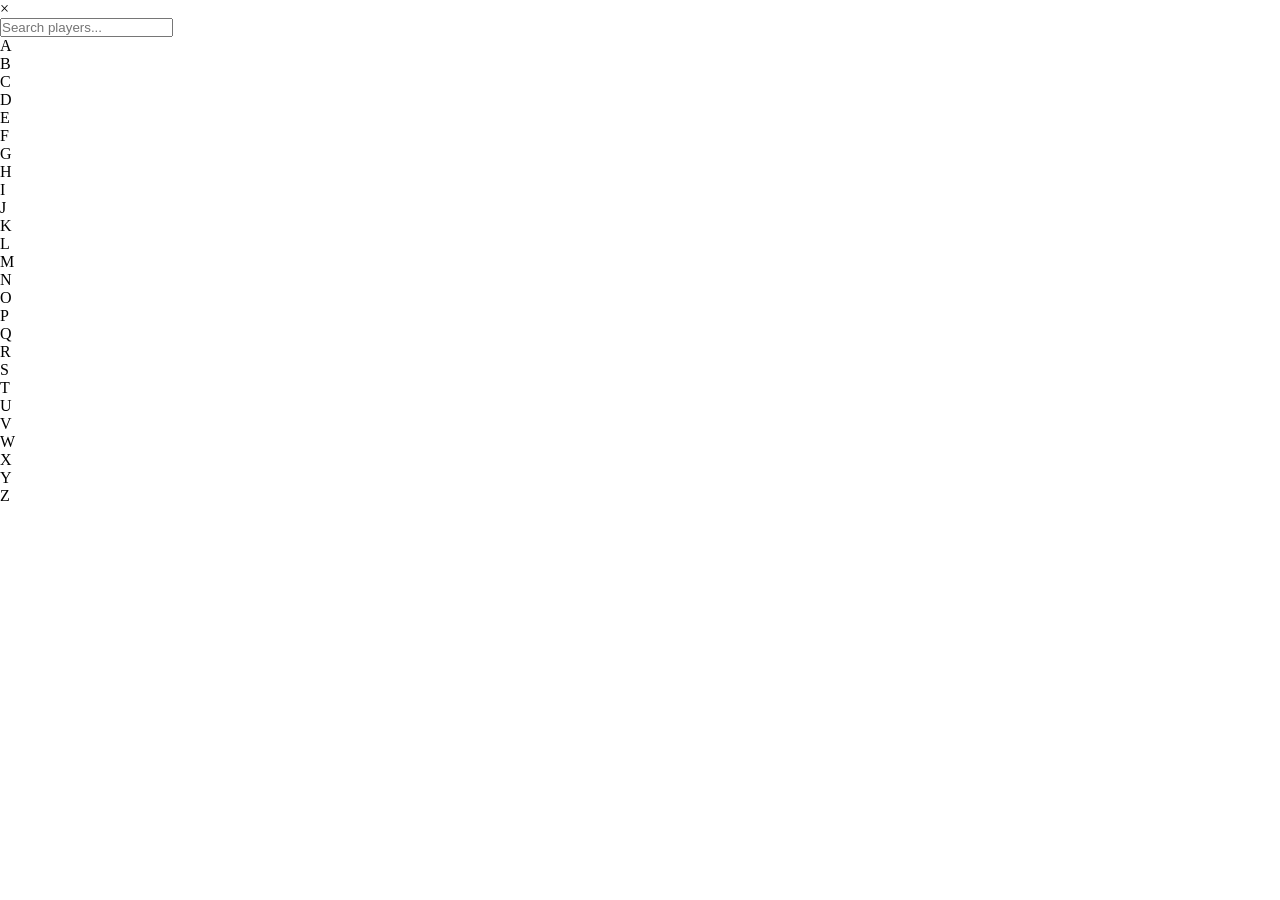
<file: MidSessionSelectedPlayers.html>
<!DOCTYPE html>
<!-- MidSessionSelectedPlayers.html -->
<html lang="en">
<head>
    <meta charset="UTF-8">
    <meta name="viewport" content="width=device-width, initial-scale=1.0">
    <title>Select Players</title>
    <link rel="stylesheet" href="MidSessionSelectedPlayers.css">
</head>
<body class="teal-bg">

<!-- The Modal -->
<div id="playerModal" class="modal">

    <!-- Modal content -->
    <div class="modal-content">
        <span class="close">&times;</span>
        <div class="center-content">
            <div class="search-container">
                <input type="text" id="searchBar" placeholder="Search players...">
            </div>
            <div id="playerList" class="responsive-grid"></div>
        </div>
        <div id="alphabetScrollBar"></div>
        <div class="bottom-buttons">
        </div>
    </div>

</div>

<script>
console.log('[MODAL] Opener exists:', !!window.opener);
console.log('[MODAL] Opener closed status:', window.opener?.closed);
    // Modified notifyParent function
    function notifyParent() {
        console.log('[MODAL] Attempting to notify parent...');
        try {
            if (window.opener && !window.opener.closed) {
                console.log('[MODAL] Parent window found, sending message');
                window.opener.postMessage(
                    { 
                        type: 'updateRestedPlayers',
                        timestamp: Date.now() 
                    }, 
                    window.location.origin // Strict origin check
                );
            } else {
                console.warn('[MODAL] No parent window available');
            }
        } catch (error) {
            console.error('[MODAL] Message sending failed:', error);
        } finally {
            window.close();
        }
    }

    // Modified close handlers
    span.onclick = function() {
        console.log('[MODAL] X button clicked');
        modal.style.display = "none";
        setTimeout(notifyParent, 100); // Give DOM time to update
    }

    window.onclick = function(event) {
        if (event.target === modal) {
            console.log('[MODAL] Background click detected');
            modal.style.display = "none";
            setTimeout(notifyParent, 100); // Give DOM time to update
        }
    }
</script>


<script src="MidSessionSelectedPlayers.js" defer></script>
</body>
</html>
</file>
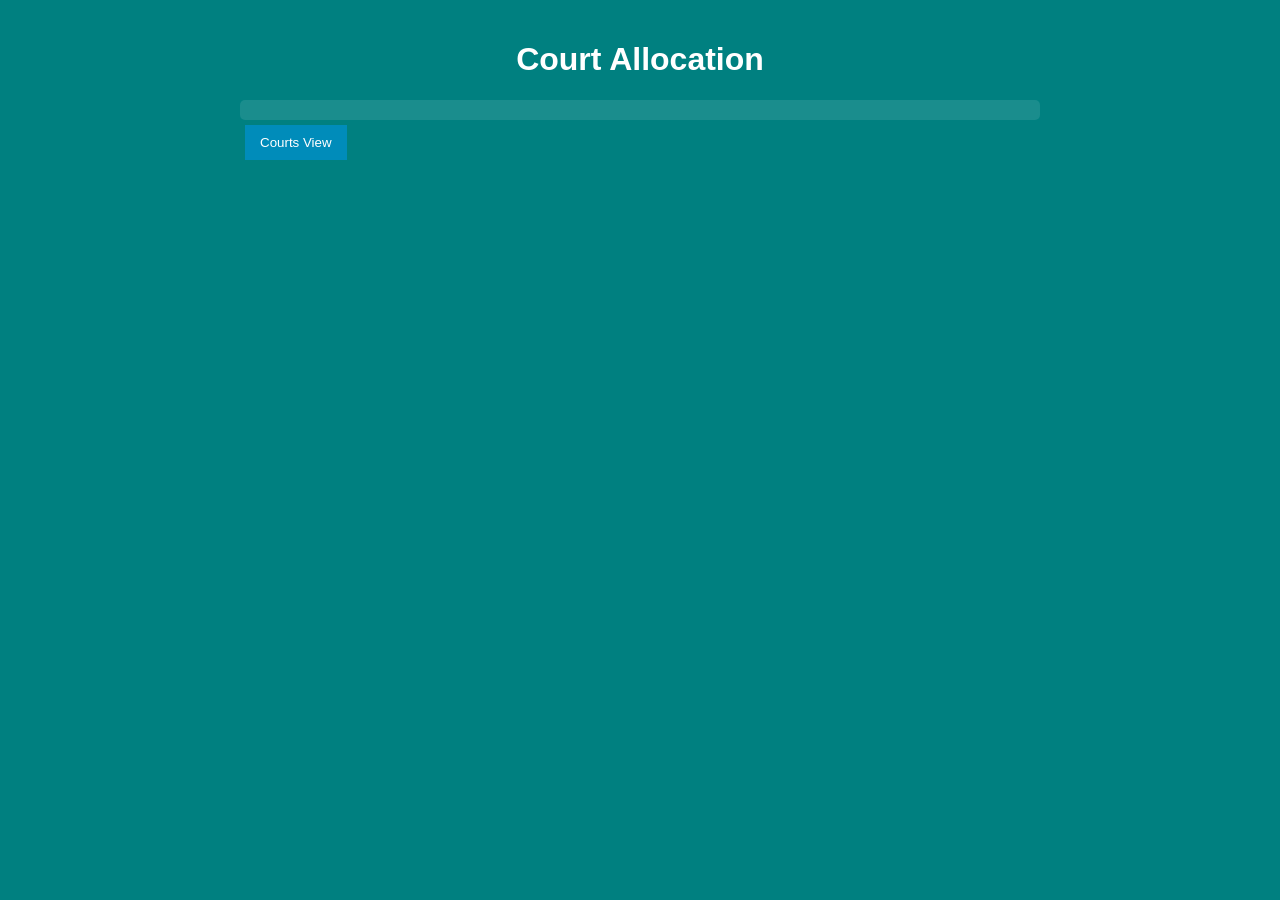
<file: NPlay.html>
<!DOCTYPE html>
<html lang="en">
<head>
    <meta charset="UTF-8">
    <meta name="viewport" content="width=device-width, initial-scale=1.0">
    <title>Court Allocation</title>
    <style>
        body {
            font-family: Arial, sans-serif;
            background-color: teal;
            color: white;
            margin: 0;
            padding: 20px;
        }
        h1, h2 {
            text-align: center;
        }
        .container {
            max-width: 800px;
            margin: 0 auto;
        }
        .input-section, .output-section {
            margin-bottom: 20px;
        }
        #fileInput {
            display: block;
            margin: 10px 0;
        }
        button {
            background-color: #008CBA;
            color: white;
            padding: 10px 15px;
            border: none;
            cursor: pointer;
            margin: 5px;
        }
        button:hover {
            background-color: #007B9A;
        }
        #output {
            white-space: pre-wrap;
            background-color: rgba(255, 255, 255, 0.1);
            padding: 10px;
            border-radius: 5px;
        }
    </style>
</head>
<body>
    <div class="container">
        <h1>Court Allocation</h1>
        <div class="output-section">
            <div id="output"></div>
            <button class="CourtsButton"onclick="goToPage('FixedCourts.html')">Courts View</button>
        </div>
    </div>
    <script src="NPlay.js"></script>
</body>
</html>
</file>
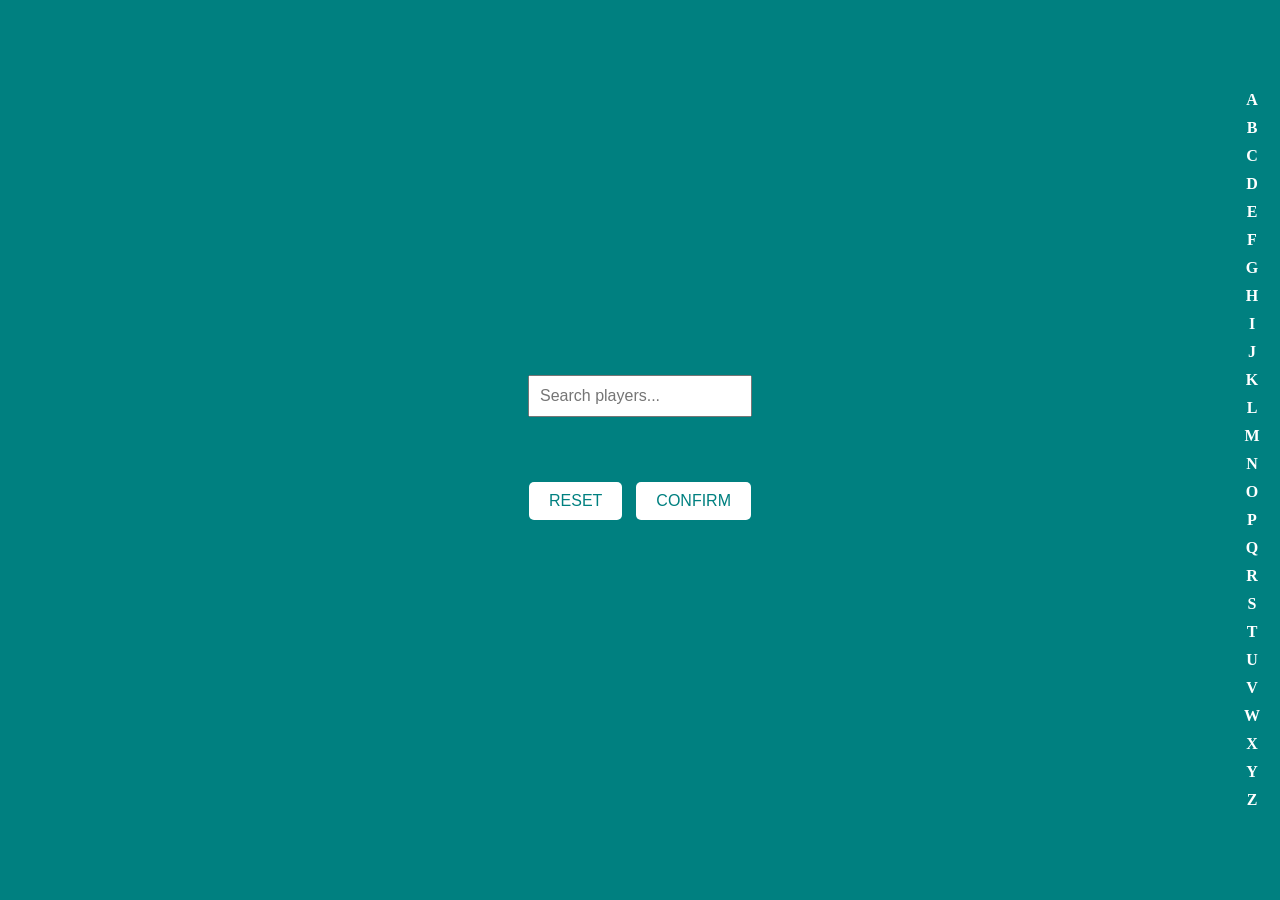
<file: SelectedPlayers.html>
<!DOCTYPE html>
<html lang="en">
<head>
  <meta charset="UTF-8">
  <meta name="viewport" content="width=device-width, initial-scale=1.0">
  <title>Select Players</title>
  <link rel="stylesheet" href="SelectedPlayers.css">
  <script src="SelectedPlayers.js" defer></script>
</head>
<body class="teal-bg">
  <div class="center-content">
  <div class="search-container">
    <input type="text" id="searchBar" placeholder="Search players...">
  </div>
    <div id="playerButtons" class="responsive-grid"></div>
  </div>
  <div id="alphabetScrollBar"></div>
  <div id="playerList" class="responsive-grid"></div>
    <div class="bottom-buttons">
      <button class="button" onclick="resetPlayers()">RESET</button>
      <button class="button" onclick="confirmAllocation()">CONFIRM</button>
    </div>
</body>
</html>
</file>
<file: styles.css>
* {
  box-sizing: border-box;
  margin: 0;
  padding: 0;
}

:root {
  --ink: #102322;
  --muted: #61706d;
  --line: #dfe8e4;
  --surface: #ffffff;
  --soft: #f7faf9;
  --teal: #0f8f7d;
  --green: #62d66f;
  --deep: #071f25;
  --shadow: 0 26px 70px rgba(16, 35, 34, 0.16);
}

body.front-screen {
  min-height: 100vh;
  min-width: 320px;
  display: grid;
  place-items: center;
  padding: 32px;
  color: var(--ink);
  font-family: Inter, "Segoe UI", Arial, sans-serif;
  background:
    radial-gradient(circle at top left, rgba(98, 214, 111, 0.18), transparent 32rem),
    linear-gradient(135deg, #f8fbfa 0%, #eef6f2 52%, #e8f3ef 100%);
}

.welcome-shell {
  width: min(100%, 1080px);
  min-height: 640px;
  display: grid;
  grid-template-columns: minmax(0, 1.05fr) minmax(380px, 0.95fr);
  overflow: hidden;
  border: 1px solid rgba(16, 35, 34, 0.08);
  border-radius: 28px;
  background: var(--surface);
  box-shadow: var(--shadow);
}

.brand-panel {
  position: relative;
  display: flex;
  flex-direction: column;
  justify-content: center;
  gap: 52px;
  min-height: 100%;
  padding: 56px;
  overflow: hidden;
  color: #ffffff;
  background:
    radial-gradient(circle at 14% 10%, rgba(98, 214, 111, 0.22), transparent 18rem),
    linear-gradient(145deg, #071f25 0%, #092f34 50%, #0d554d 100%);
}

.brand-panel::before,
.brand-panel::after {
  content: "";
  position: absolute;
  border: 1px solid rgba(98, 214, 111, 0.42);
  border-radius: 999px;
  pointer-events: none;
}

.brand-panel::before {
  width: 620px;
  height: 620px;
  left: -260px;
  top: -230px;
}

.brand-panel::after {
  width: 520px;
  height: 520px;
  right: -250px;
  bottom: -210px;
}

.brand-panel > * {
  position: relative;
  z-index: 1;
}

.brand-lockup {
  display: flex;
  align-items: center;
  gap: 26px;
}

.brand-mark {
  width: 76px;
  height: 76px;
  flex: 0 0 auto;
  display: grid;
  place-items: center;
  border: 1px solid rgba(255, 255, 255, 0.26);
  border-radius: 18px;
  background: linear-gradient(135deg, rgba(98, 214, 111, 0.95), rgba(15, 143, 125, 0.86));
  box-shadow: 0 20px 50px rgba(4, 19, 23, 0.28);
}

.brand-mark span {
  font-size: 2rem;
  font-weight: 900;
  color: #ffffff;
}

.logo-gradient {
  font-size: clamp(3.2rem, 6.6vw, 6rem);
  line-height: 0.92;
  font-weight: 850;
  letter-spacing: 0;
}

.clubs-gradient {
  color: #a8f0ad;
}

.court-graphic {
  position: relative;
  width: min(100%, 460px);
  aspect-ratio: 1.65;
  border: 1px solid rgba(255, 255, 255, 0.28);
  border-radius: 24px;
  background:
    linear-gradient(90deg, rgba(255, 255, 255, 0.18) 1px, transparent 1px) 50% / 33.33% 100%,
    linear-gradient(rgba(255, 255, 255, 0.22) 1px, transparent 1px) 50% / 100% 50%,
    rgba(255, 255, 255, 0.08);
  box-shadow: inset 0 1px 0 rgba(255, 255, 255, 0.16);
}

.court-line {
  position: absolute;
  display: block;
  border: 1px solid rgba(168, 240, 173, 0.62);
}

.line-one {
  inset: 20px;
  border-radius: 18px;
}

.line-two {
  top: 20px;
  bottom: 20px;
  left: 50%;
}

.line-three {
  width: 72px;
  height: 72px;
  left: calc(50% - 36px);
  top: calc(50% - 36px);
  border-radius: 999px;
}

.login-panel {
  display: flex;
  flex-direction: column;
  align-items: center;
  justify-content: center;
  padding: clamp(32px, 6vw, 64px);
  background: var(--surface);
}

.profile-form {
  display: flex;
  flex-direction: column;
  gap: 22px;
  width: min(100%, 520px);
}

.field-group {
  display: grid;
  gap: 10px;
}

.field-group span {
  color: #1d302e;
  font-size: 1rem;
  font-weight: 650;
}

.profile-input {
  width: 100%;
  min-height: 62px;
  padding: 0 18px;
  color: var(--ink);
  font: inherit;
  font-size: 1.05rem;
  border: 1px solid var(--line);
  border-radius: 10px;
  background: #ffffff;
  transition: border-color 0.18s ease, box-shadow 0.18s ease, background 0.18s ease;
}

.profile-input:focus {
  outline: none;
  border-color: rgba(15, 143, 125, 0.9);
  background: #ffffff;
  box-shadow: 0 0 0 4px rgba(15, 143, 125, 0.13);
}

.profile-input[readonly] {
  color: #526460;
  background: var(--soft);
}

select.profile-input {
  appearance: none;
  padding-right: 48px;
  background-image:
    linear-gradient(45deg, transparent 50%, #61706d 50%),
    linear-gradient(135deg, #61706d 50%, transparent 50%);
  background-position:
    calc(100% - 25px) 28px,
    calc(100% - 18px) 28px;
  background-size: 7px 7px;
  background-repeat: no-repeat;
}

select.profile-input option {
  color: var(--ink);
  background: #ffffff;
}

.button-row {
  display: grid;
  grid-template-columns: 1fr;
  gap: 14px;
  width: 100%;
  margin-top: 14px;
}

.welcome-btn,
.button {
  min-height: 62px;
  padding: 0 20px;
  border: 1px solid transparent;
  border-radius: 10px;
  font: inherit;
  font-size: 1.05rem;
  font-weight: 800;
  cursor: pointer;
  transition: transform 0.18s ease, box-shadow 0.18s ease, background 0.18s ease, border-color 0.18s ease;
}

.welcome-btn:hover,
.button:hover {
  transform: translateY(-1px);
}

.welcome-btn:focus-visible,
.button:focus-visible {
  outline: 3px solid rgba(98, 214, 111, 0.36);
  outline-offset: 3px;
}

.welcome-btn:disabled {
  cursor: wait;
  opacity: 0.7;
  transform: none;
}

.primary-action {
  color: #ffffff;
  background: linear-gradient(135deg, var(--teal), #13a071);
  box-shadow: 0 14px 30px rgba(15, 143, 125, 0.26);
}

.primary-action:hover {
  box-shadow: 0 18px 34px rgba(15, 143, 125, 0.32);
}

.secondary-action {
  color: var(--teal);
  border-color: rgba(15, 143, 125, 0.7);
  background: #ffffff;
}

.secondary-action:hover {
  border-color: rgba(15, 143, 125, 0.95);
  background: #f6faf8;
}

::placeholder {
  color: #92a19e;
}

@media (max-width: 860px) {
  body.front-screen {
    display: block;
    padding: 18px;
  }

  .welcome-shell {
    min-height: auto;
    grid-template-columns: 1fr;
    border-radius: 22px;
  }

  .brand-panel {
    min-height: 310px;
    padding: 30px;
  }

  .brand-lockup {
    align-items: flex-start;
    flex-direction: column;
    gap: 18px;
  }

  .court-graphic {
    display: none;
  }

  .login-panel {
    padding: 34px 30px 38px;
  }
}

@media (max-width: 460px) {
  body.front-screen {
    padding: 0;
    background: #ffffff;
  }

  .welcome-shell {
    min-height: 100vh;
    border: 0;
    border-radius: 0;
    box-shadow: none;
  }

  .brand-panel {
    min-height: 245px;
    padding: 24px;
  }

  .brand-mark {
    width: 60px;
    height: 60px;
  }

  .logo-gradient {
    font-size: clamp(2.6rem, 14vw, 4rem);
  }

  .profile-input,
  .welcome-btn,
  .button {
    min-height: 56px;
  }
}
</file>
<file: DynamicCourts.css>
/* DynamicCourts.css */
			/* General Styles */
			* {
				margin: 0;
				padding: 0;
				box-sizing: border-box;
			}

			body {
				background-color: #ffffff;
				/* Light teal white */
				height: 100vh;
				display: flex;
				flex-direction: column;
				font-family: 'Montserrat', 'Segoe UI', Arial, sans-serif;
				color: #333;
				overflow: hidden;
			}

			/* Header Styles */
			#header {
				height: 15vh;
				background-color: #008080;
				/* Teal Header */
				display: flex;
				justify-content: space-around;
				align-items: center;
				padding: 0 20px;
				box-shadow: 0 2px 5px rgba(0, 0, 0, 0.2);
				/* Darker shadow for contrast */
				color: white;
				/* White text for header */
			}

			#header>div {
				text-align: center;
			}

			.header-btn {
				padding: 10px 20px;
				background-color: #F5F5F5;
				/* A lighter shade of teal */
				color: black;
				border: none;
				border-radius: 5px;
				cursor: pointer;
				margin: 0 5px;
				transition: background-color 0.3s ease;
			}

			.header-btn:hover {
				background-color: #008080;
				/* Darker shade on hover */
			}

			/* Content Styles */
			#content {
				height: 70vh;
				padding: 5px;
				display: flex; /* Changed to flexbox for single row */
				flex-direction: row; /* Display court boxes in a row */
				overflow-x: auto; /* Enable horizontal scrolling */
				overflow-y: hidden; /* Hide vertical scrollbar */
				white-space: nowrap; /* Prevent court boxes from wrapping */
			}

			@media screen and (orientation: portrait) {
				#content {
					flex-direction: column;
					height: 70vh;            /* or calc(100vh - header - rested-players) */
					overflow-y: auto;        /* <-- Enable vertical scroll in portrait */
					overflow-x: hidden;
					white-space: normal;     /* Let flex column children wrap naturally */
					padding-bottom: 22vh;    /* Add enough space for Rested Players bar */
				}
			}
			
			@media screen and (orientation: landscape) {
				#content {
					flex-direction: row;
					overflow-x: auto;
					overflow-y: hidden;
					white-space: nowrap;
				}
			}

			.court-box {
				background-color: #FFFFFF;
				/* Light teal for court boxes */
				padding: 10px;
				border-radius: 2px;
				min-width: 250px; /* Ensure each box has a minimum width */
				max-height: 400px;
				box-shadow: 0 4px 8px rgba(0, 0, 0, 0.2);
				/* Darker shadow for depth */
				border: 2px solid #008080;
				/* Teal border */
				transition: transform 0.2s ease;
				color: #000;
				/* Light text */
				margin-right: 10px; /* Add spacing between court boxes */
				display: table; /* Ensure they stay in a row */
				vertical-align: top; /* Align items to the top */
				text-align: center;
			}

			@media screen and (orientation: portrait) {
				.court-box {
					margin-bottom: 10px;
					width: 100%;
				}
			}
			
			@media screen and (orientation: landscape) {
				.court-box {
					margin-right: 10px;
				}
			}

			.court-box:hover {
				transform: translateY(-5px);
				/* Increased lift on hover */
			}

			.court-box h3 {
				font-size: 2.5em;
				margin-bottom: 5px;
				color: #333333;
				/* Dark teal for titles */
			}

			.player-name {
				margin: 4px 0;
				padding: 1.0px;
				font-size: 2.3em;
				text-align: left;
				border-bottom: 1px solid #BFBFBF;
				/* Lighter teal for player names */
				display: block;
				/* Ensure each player name is on a new line */
			}

			/* Rested Players Styles */
			#rested-players {
				background-color: #008080;
				/* Teal for rested players section */
				padding: 10px 15px;
				box-shadow: 0 -2px 10px rgba(0, 0, 0, 0.2);
				/* Increased shadow */
				position: fixed;
				bottom: 0;
				left: 0;
				right: 0;
				min-height: 10vh;
				max-height: 30vh;
				overflow-y: auto;
				display: flex;
				flex-direction: column;
				align-items: center;
				justify-content: flex-start;
				/* Aligned to start */
				color: white;
				/* Light text */
			}

			#rested-players h3 {
				color: #fff;
				font-size: 1.5em;
				margin-bottom: 5px;
				text-align: center;
			}

			.players-container {
				display: flex;
				flex-wrap: wrap;
				gap: 8px;
				align-items: center;
				justify-content: center;
			}

			.rested-player {
				padding: 3;
				/* Modified: removed padding */
				white-space: nowrap;
				overflow: wrap;
				text-overflow: ellipsis;
				max-width: 400px;
				color: #fff;
				/* Light text */
				font-size: 2.1em;
				/* Increased font size by 50% (1em * 1.5 = 1.5em) */
			}

			/* Timer and Input Styles */
			#timer {
				color: white;
				font-size: 2.2em;
				font-weight: 600;
			}

			#session-number {
				color: white;
				font-size: 1.4em;
				font-weight: 500;
			}

			#duration-input {
				width: 60px;
				padding: 8px;
				border-radius: 5px;
				border: 1px solid #4db6ac;
				/* Teal border */
				text-align: center;
				margin-left: 5px;
			}

			/* Styles for player name colors */
			.player-name.color-dark-blue {
				color: darkblue;
			}

			.player-name.color-black {
				color: black;
			}

			.player-name.color-dark-red {
				color: darkred;
			}

			.player-name.color-orange {
				color: orange;
			}

			.player-name.color-dark-orange {
				color: dark-orange;
			}

			.player-name.color-dark-green {
				color: darkgreen;
			}

			/* Settings Dropdown Styles */
			.settings-dropdown {
				display: none;
				position: absolute;
				background-color: #008080;
				/* Light background for the dropdown */
				min-width: 160px;
				box-shadow: 0px 8px 16px 0px rgba(0, 0, 0, 0.2);
				z-index: 1;
				right: 0;
				/* Position dropdown to the right */
				flex-direction: column;
				/* Stack buttons vertically */
				padding: 0.5em;
				border-radius: 0.3125em;
			}

			.settings-dropdown button {
				display: block;
				/* Make buttons fill the width of the dropdown */
				width: 100%;
				text-align: left;
				margin: 0.25em 0;
			}

			/* Show the dropdown when the settings container has class of show */
			.settings-dropdown.show {
				display: flex;
			}
			
			.player-separator {
				color: white;
				font-size: 2.5em;

			/* Modal Styles */
			.modal {
				display: none;
				position: fixed;
				top: 0;
				left: 0;
				width: 100%;
				height: 100%;
				background-color: rgba(0, 0, 0, 0.5);
				z-index: 2;
				/* Ensure it's on top */
			}

			.modal-content {
				position: absolute;
				top: 50%;
				left: 50%;
				transform: translate(-50%, -50%);
				background-color: white;
				padding: 20px;
				border-radius: 5px;
				width: 80%;
				/* Adjust width as needed */
				max-height: 80%;
				/* Adjust height as needed */
				overflow: auto;
				/* Enable scrolling if content is too long */
			}

			.modal.show {
				display: block;
			}

			.player-separator {
				color: white;
				font-size: 2.5em;
			}

			#courts-icon {
				background-color: #4CAF50;
				padding: 12px;
				border-radius: 4px;
				margin-left: 10px;
			} 
			#playerModal {
				display: none;
				opacity: 0; /* Ensure it's fully transparent as well */
			}
</file>
<file: MidSessionSelectedPlayers.css>
/* Reset basic styles */
* {
    margin: 0;
    padding: 0;
    box-sizing: border-box;
}

/* Teal background color and overall layout for the modal */
/* Modal main container */
.player-selection-modal .modal-content.teal-bg {
    background-color: #008080;
    color: white;
    max-height: 80vh;
    display: flex;
    flex-direction: column;
    align-items: center;
    justify-content: flex-start;
    padding: 20px;
    font-family: sans-serif;
    overflow: hidden;
}

/* Make center-content flexible, vertical layout */
.player-selection-modal .modal-content .center-content {
    width: 100%;
    display: flex;
    flex-direction: column;
    flex: 1 1 auto; /* Grow/shrink to fill parent */
    min-height: 0;  /* CRUCIAL: allows inner scroll */
    text-align: center;
}

/* Search container and input styling */
.player-selection-modal .modal-content .search-container {
    margin-bottom: 20px;
    width: 100%;
}

.player-selection-modal .modal-content #searchBar {
    width: 80%;
    padding: 10px;
    font-size: 16px;
    border: 1px solid #ccc;
    border-radius: 5px;
    color: black; /* Set text color to black */
    z-index: 5;
}

/* Responsive grid for players */
/* The responsive grid should scroll if too many players */
.player-selection-modal .modal-content .responsive-grid {
    display: grid;
    gap: 10px;
    margin-top: 10px;
    width: 100%;
    grid-template-columns: repeat(auto-fit, minmax(150px, 1fr));
    flex: 1 1 auto;     /* Allows grid to grow/shrink in flex column */
    min-height: 10;
    max-height: 60vh;   /* <-- adjust as needed! */
    overflow-y: auto;   /* <--- Enables scrolling */
}

/* Styles for each player item in the grid */
.player-selection-modal .modal-content .responsive-grid > div {
    background-color: rgba(255, 255, 255, 0.1);
    color: black; /* Use the light green color */
    padding: 10px;
    border-radius: 5px;
    text-align: center;
    position: relative;
    transition: background-color 0.3s; /* Add transition for hover effect */
}

.player-selection-modal .modal-content .responsive-grid > div:hover {
    background-color: rgba(255, 255, 255, 0.3); /* Darken on hover */
}

/* Player number (yellow circle) styling */
.player-selection-modal .modal-content .responsive-grid .player-number {
    position: absolute;
    top: -5px;
    right: -5px;
    background-color: yellow;
    color: black;
    border-radius: 50%;
    padding: 5px;
    width: 25px;
    height: 25px;
    display: flex;
    align-items: center;
    justify-content: center;
    font-weight: bold;
    z-index: 10; 
}

/* Alphabet scroll bar styling */
.player-selection-modal .modal-content #alphabetScrollBar {
    position: fixed;
    right: 10px;
    top: 50%;
    transform: translateY(-50%);
    display: flex;
    flex-direction: column;
    background-color: #008080;
    border-radius: 5px;
    padding: 5px;
}

.player-selection-modal .modal-content .alphabet-letter {
    cursor: pointer;
    padding: 5px;
    font-weight: bold;
    color: white;
    text-decoration: none; /* Remove underline */
}

.player-selection-modal .modal-content .alphabet-letter:hover {
    background-color: rgba(0, 128, 128, 0.2);
}

.player-selection-modal .modal-content .alphabet-separator {
    width: 100%; /* Make the separator span the entire width */
    padding: 5px 10px;
    background-color: rgba(255, 255, 255, 0.2);
    color: white;
    font-weight: bold;
    margin: 10px 0;
    border-radius: 5px;
    text-align: center;
}

.vote-toggle-btn{
    margin-right:8px;
    padding:12px 10px;      /* ← was 6px, doubled for 2× height */
    /* or: height:40px; line-height:40px;   if you prefer a fixed size */
    border:2px solid #ffd000;
    border-radius:20px;
    background:transparent;
    color:#ffd000;
    font-weight:600;
    cursor:pointer;
    transition:all .25s;
}

.vote-toggle-btn.active{
    background:#008080;     /* teal */
    border-color:#008080;
    color:#fff;
}

.div-toggle-btn{
    margin-right:8px;
    padding:12px 10px;      /* ← was 6px, doubled for 2× height */
    /* or: height:40px; line-height:40px;   if you prefer a fixed size */
    border:2px solid #008080;
    border-radius:20px;
    background:transparent;
    color:#fff;
    font-weight:600;
    cursor:pointer;
    transition:all .25s;
}

.div-toggle-btn.active{
    background:#ffd000;     /* teal */
    border-color:#ffd000;
    color:#fff;
}
</file>
<file: MidSessionPlayDayConfig.css>
body {
    font-family: Arial, sans-serif;
    margin: 0;
    padding: 0;
    background-color: teal;
    color: white;
}

.header {
    background-color: #008080; /* Darker teal */
    padding: 15px;
    text-align: center;
    box-shadow: 0 2px 5px rgba(0,0,0,0.2);
}

.header h1 {
    color: white;
    margin: 0;
}

.container {
    display: grid;
    grid-template-columns: 1fr 2fr; /* Adjust column widths */
    grid-template-rows: auto auto;   /* Two rows */
    gap: 15px;                      /* Gap between grid items */
    min-height: calc(60vh - 36px);
    padding: 15px;
}

/* Define grid areas */
#session-management {
    grid-column: 1;    /* First column */
    grid-row: 1;       /* First row */
}

#court-management {
    grid-column: 1;    /* First column */
    grid-row: 2;       /* Second row */
}

#game-management {
    grid-column: 2;    /* Spans two columns */
    grid-row: 1 / span 2;  /* Spans two rows */
}

.column {
    padding: 15px;
    margin: 10px;
    border-radius: 8px;
    background-color: #e0f2f1; /* Lighter teal for the boxes */
    color: #333;
    box-shadow: 0 2px 5px rgba(0,0,0,0.1);
}

/* Styles for displaying session allocations two per line */
#session-allocations {
    display: flex;
    flex-wrap: wrap;
    justify-content: flex-start; /* Align items to the start */
}

.session-allocation {
    width: 50%; /* Each allocation takes up half the width */
    margin-bottom: 10px;
    padding-right: 10px; /* Add some spacing between pairs */
    box-sizing: border-box; /* Include padding in width */
}

.session-allocation label {
    display: block;
    margin-bottom: 5px;
}

.session-allocation select {
    width: 100%;
    padding: 8px;
    border: 1px solid #ccc;
    border-radius: 4px;
    box-sizing: border-box;
}

/* Adjust the size of Court and Session Management, if needed */
#session-management,
#court-management {
    max-width: 500px; /* Limit the width of the left containers */
}

.courts {
    display: flex;
    flex-wrap: wrap;
    justify-content: center; /* Center the courts */
}

.court {
    width: 30%;
    margin: 10px;
    padding: 10px;
    border: 1px solid #ccc;
    text-align: center;
    cursor: pointer;
    border-radius: 5px;
    background-color: #f9f9f9;
    color: #333;
}

.court.selected {
    background-color: #008080;
    color: #333;
}

.bottom {
    text-align: center;
    padding: 20px;
}

#commit {
    padding: 10px 20px;
    background-color: #e0f2f1;
    color: black;
    border: none;
    border-radius: 5px;
    cursor: pointer;
    display: inline-block; /* Make sure the button is visible */
}

#commit:hover {
    background-color: #006666;
}

label {
    display: block;
    margin-bottom: 5px;
    color: #555;
}

select {
    width: 100%;
    padding: 8px;
    margin-bottom: 10px;
    border: 1px solid #ccc;
    border-radius: 4px;
    box-sizing: border-box;
}

input[type="file"] {
    margin-bottom: 10px;
}

/* Tablet responsiveness (adjust as needed) */
@media (max-width: 600px) {
    .container {
        grid-template-columns: 1fr; /* Single column layout */
        grid-template-rows: auto auto auto; /* Three rows */
    }

    #session-management {
        grid-column: 1;
        grid-row: 1;
    }

    #court-management {
        grid-column: 1;
        grid-row: 2;
    }

    #game-management {
        grid-column: 1;
        grid-row: 3;
    }
}
</file>
<file: SelectedPlayers.css>
/* Reset basic styles */
* {
  margin: 0;
  padding: 0;
  box-sizing: border-box;
}

/* Teal background color for all pages */
.teal-bg {
  background-color: #008080; /* Matches the teal logo color */
  color: white;
  min-height: 100vh;
  display: flex;
  align-items: center;
  justify-content: flex-start; /* Changed to flex-start */
  padding: 20px; /* Added padding */
}

/* Center content styling */
.center-content {
  text-align: center;
}

.logo {
  width: 150px;
  margin-bottom: 20px;
}

.title {
  font-size: 2rem;
  margin-bottom: 20px;
}

.welcome-btn, .button {
  padding: 10px 20px;
  font-size: 1rem;
  color: white;
  background-color: transparent;
  border: 2px solid white;
  cursor: pointer;
  transition: background 0.3s;
}

.welcome-btn:hover, .button:hover {
  background-color: rgba(255, 255, 255, 0.2);
}

/* Responsive styling */
@media (max-width: 768px) {
  .title {
    font-size: 1.5rem;
  }
}


.player-btn {
  display: block;
  margin: 10px;
  padding: 10px;
  color: white;
  background-color: transparent;
  border: 2px solid white;
  cursor: pointer;
}

.player-btn:hover {
  background-color: rgba(255, 255, 255, 0.2);
}

/* Basic styles */
.teal-bg {
  background-color: teal;
  color: white;
  min-height: 100vh;
  display: flex;
  flex-direction: column;
  align-items: center;
  justify-content: center;
  text-align: center;
}

.button {
  margin: 10px;
  padding: 10px 20px;
  color: teal;
  background-color: white;
  border: none;
  cursor: pointer;
  font-size: 16px;
}

.player-grid {
  display: grid;
  gap: 10px;
  margin-top: 20px;
}

/* Responsive columns for player grid */
@media (min-width: 1024px) { /* Desktop */
  .player-grid {
    grid-template-columns: repeat(5, 1fr);
  }
}

@media (min-width: 768px) and (max-width: 1023px) { /* Tablet */
  .player-grid {
    grid-template-columns: repeat(4, 1fr);
  }
}

@media (max-width: 767px) { /* Mobile */
  .player-grid {
    grid-template-columns: repeat(2, 1fr);
  }
}

/* Styles for each player item */
.player-item {
  display: flex;
  flex-direction: column;
  align-items: center;
  background-color: rgba(255, 255, 255, 0.1);
  padding: 10px;
  border-radius: 5px;
}

.number-bubble {
  display: inline-block;
  background-color: yellow;
  color: black;
  border-radius: 50%;
  padding: 5px 10px;
  margin-bottom: 5px;
  font-weight: bold;
}

.player-btn {
  background: none;
  border: none;
  color: white;
  cursor: pointer;
  font-size: 14px;
}

.responsive-grid {
  display: grid;
  gap: 10px;
  margin-top: 20px;
}

.responsive-grid > div {
  background-color: white;
  color: #008080;
  padding: 10px;
  border-radius: 5px;
  text-align: center;
  position: relative;
}

.player-number {
  position: absolute;
  top: -10px;
  right: -10px;
  background-color: yellow;
  color: #000;
  border-radius: 50%;
  padding: 5px;
  width: 25px;
  height: 25px;
  display: flex;
  align-items: center;
  justify-content: center;
  font-weight: bold;
}

.bottom-buttons {
  margin-top: 20px;
}

.button {
  margin: 5px;
  padding: 10px 20px;
  color: #008080;
  background-color: white;
  border: none;
  border-radius: 5px;
  cursor: pointer;
}

.button:hover {
  background-color: #e0e0e0;
}

@media (min-width: 1200px) {
  .responsive-grid {
    grid-template-columns: repeat(5, 1fr);
  }
}

@media (min-width: 768px) and (max-width: 1199px) {
  .responsive-grid {
    grid-template-columns: repeat(4, 1fr);
  }
}

@media (max-width: 767px) {
  .responsive-grid {
    grid-template-columns: repeat(2, 1fr);
  }
}

.search-container {
  margin-bottom: 20px;
}

#searchBar {
  width: 100%;
  padding: 10px;
  font-size: 16px;
}

#alphabetScrollBar {
  position: fixed;
  right: 10px;
  top: 50%;
  transform: translateY(-50%);
  display: flex;
  flex-direction: column;
  background-color: #008080 ; /* rgba(255, 255, 255, 0.8); */
  border-radius: 5px;
  padding: 5px;
}

.alphabet-letter {
  cursor: pointer;
  padding: 5px;
  font-weight: bold;
}

.alphabet-letter:hover {
  background-color: rgba(0, 128, 128, 0.2);
}

.alphabet-separator {
  width: 30%; /* Make the separator span the entire width */
  padding: 5px 10px;
  background-color: rgba(255, 255, 255, 0.2);
  color: white;
  font-weight: bold;
  margin: 10px 0;
  border-radius: 5px;
  grid-column: 1 / -1; /* Span across all grid columns */
}
</file>
